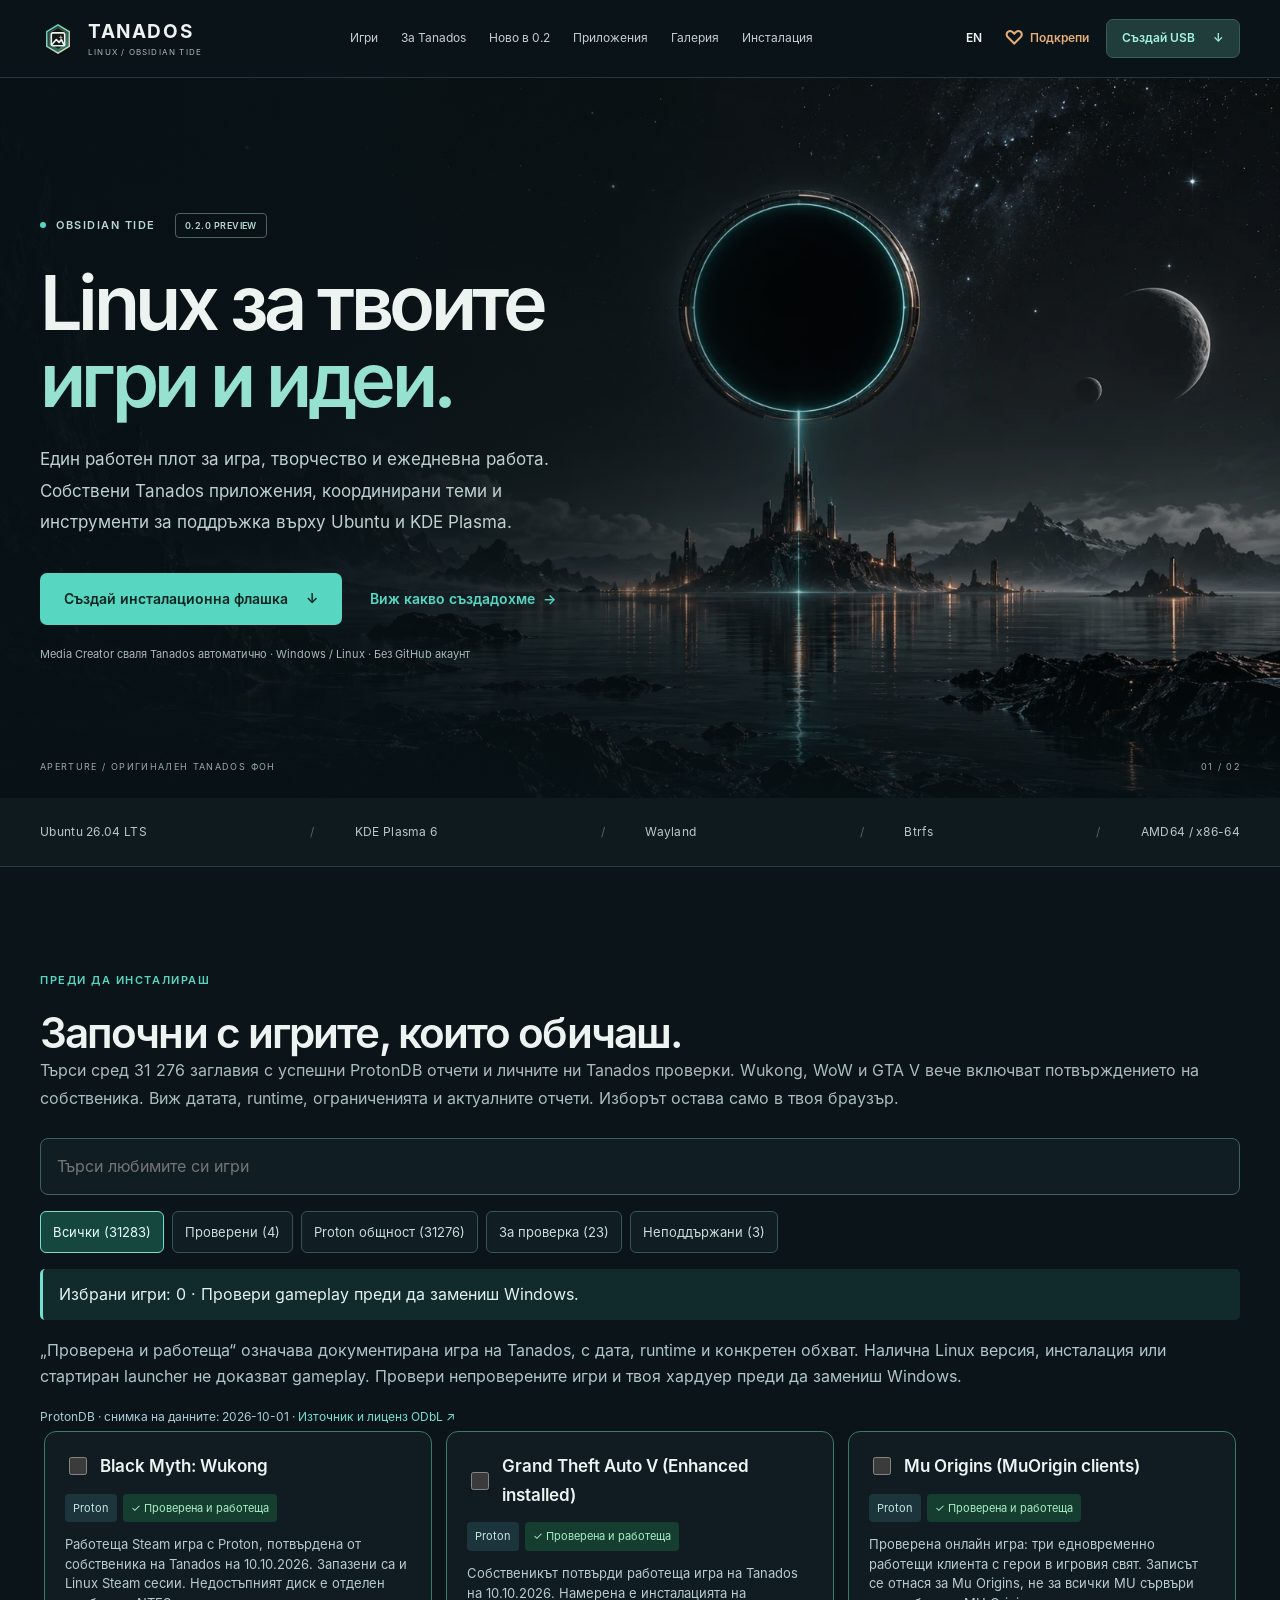
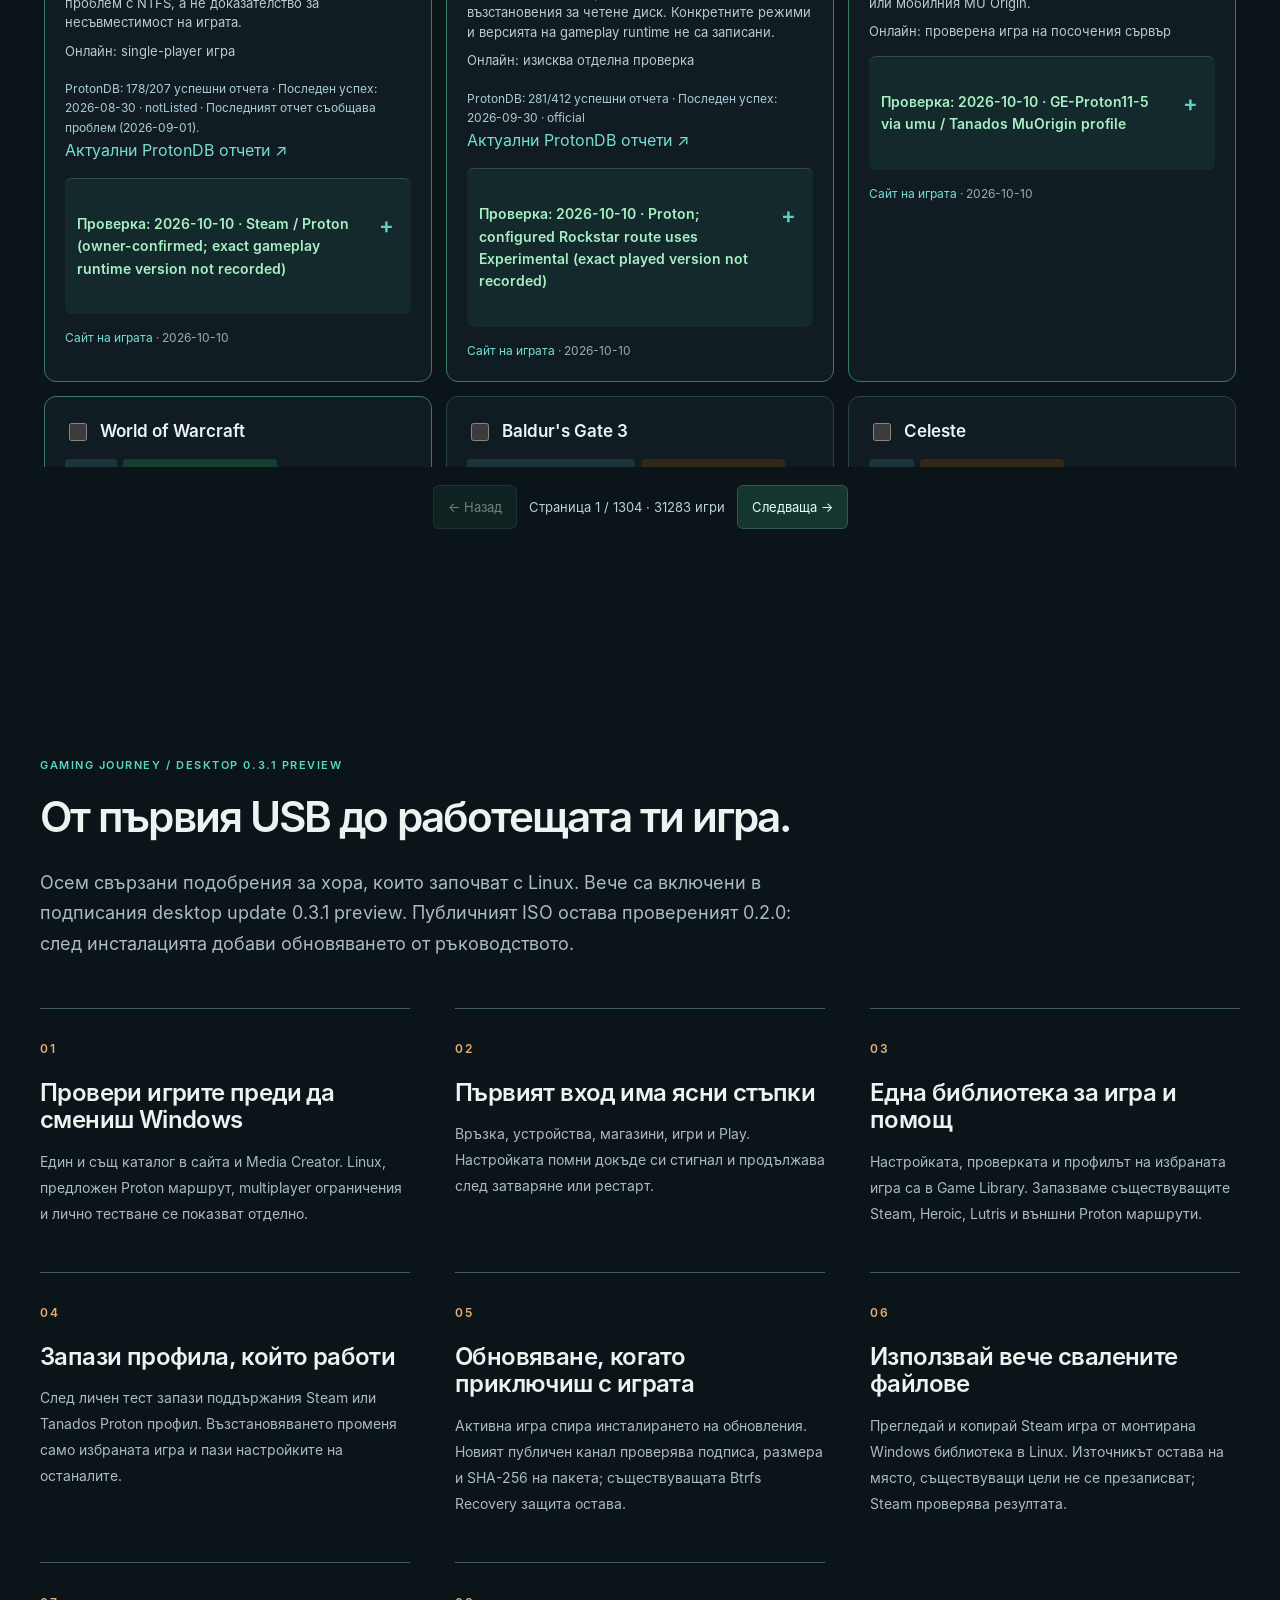
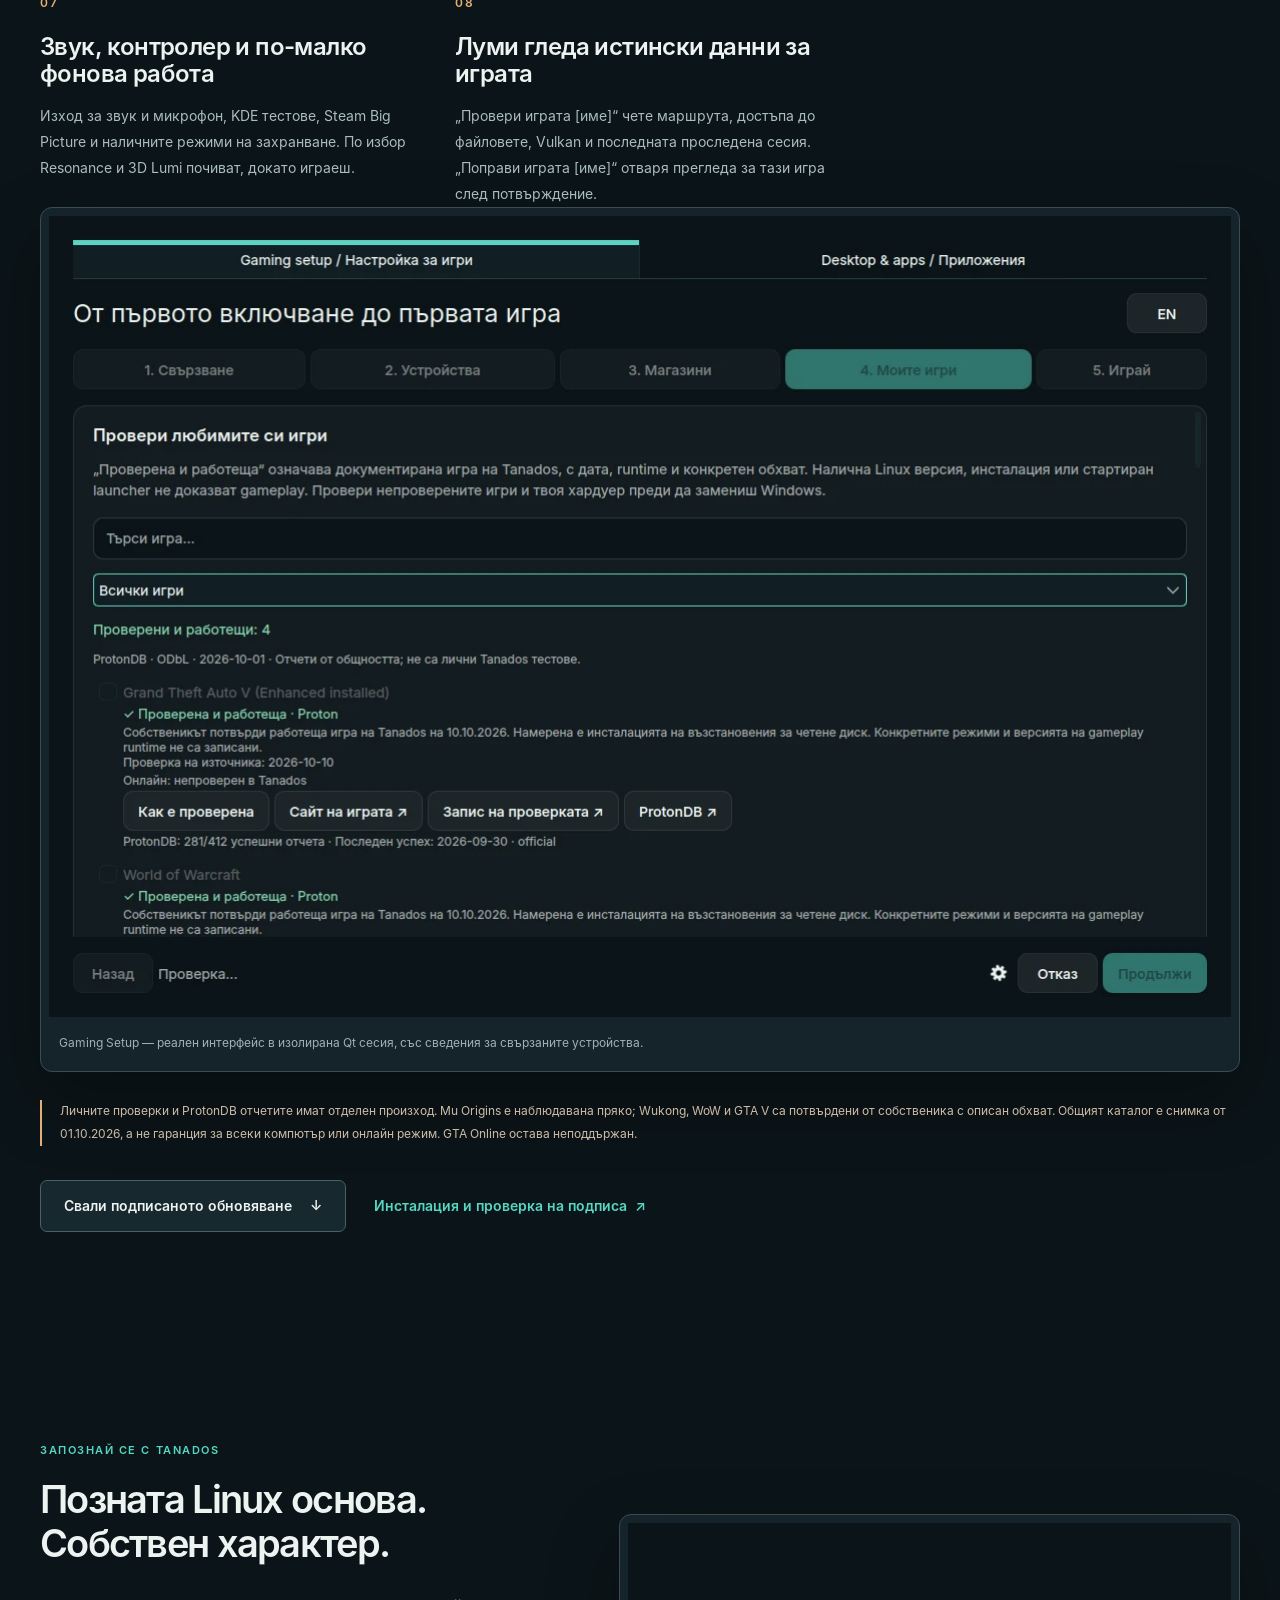
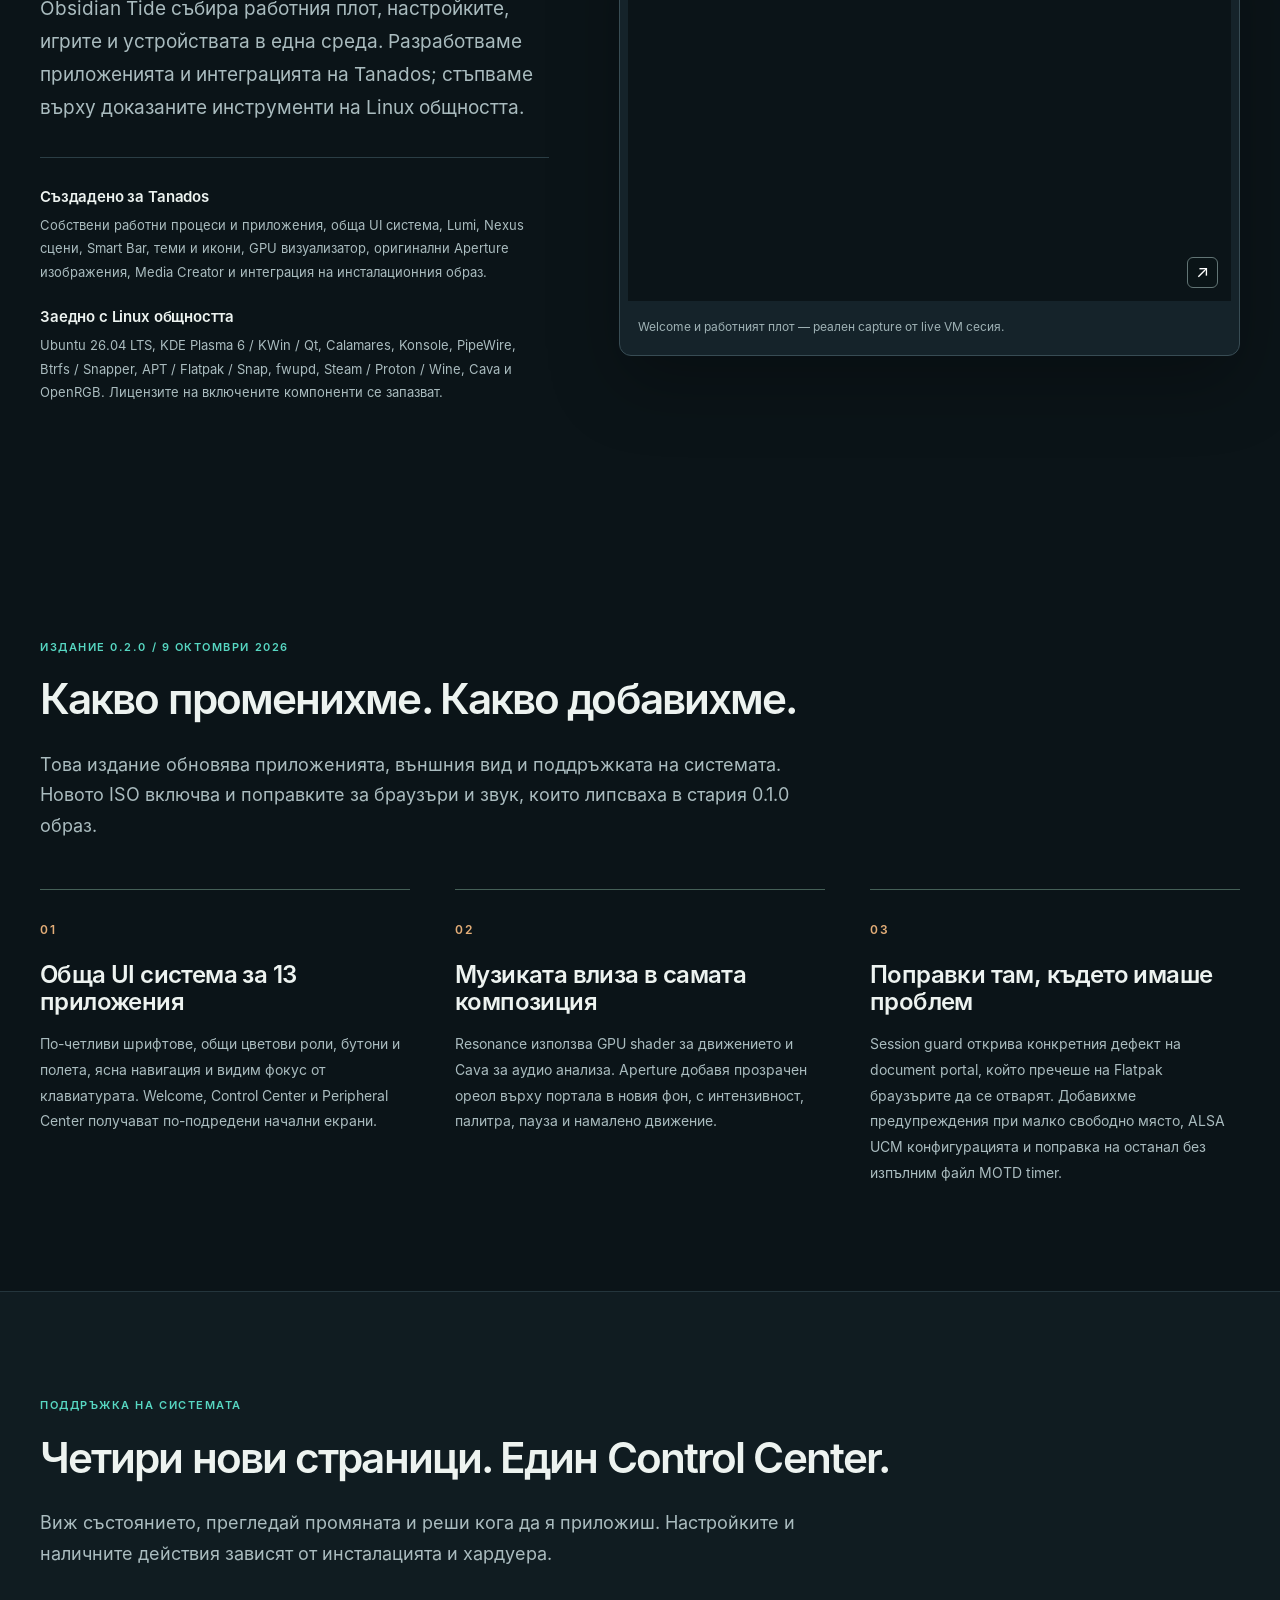
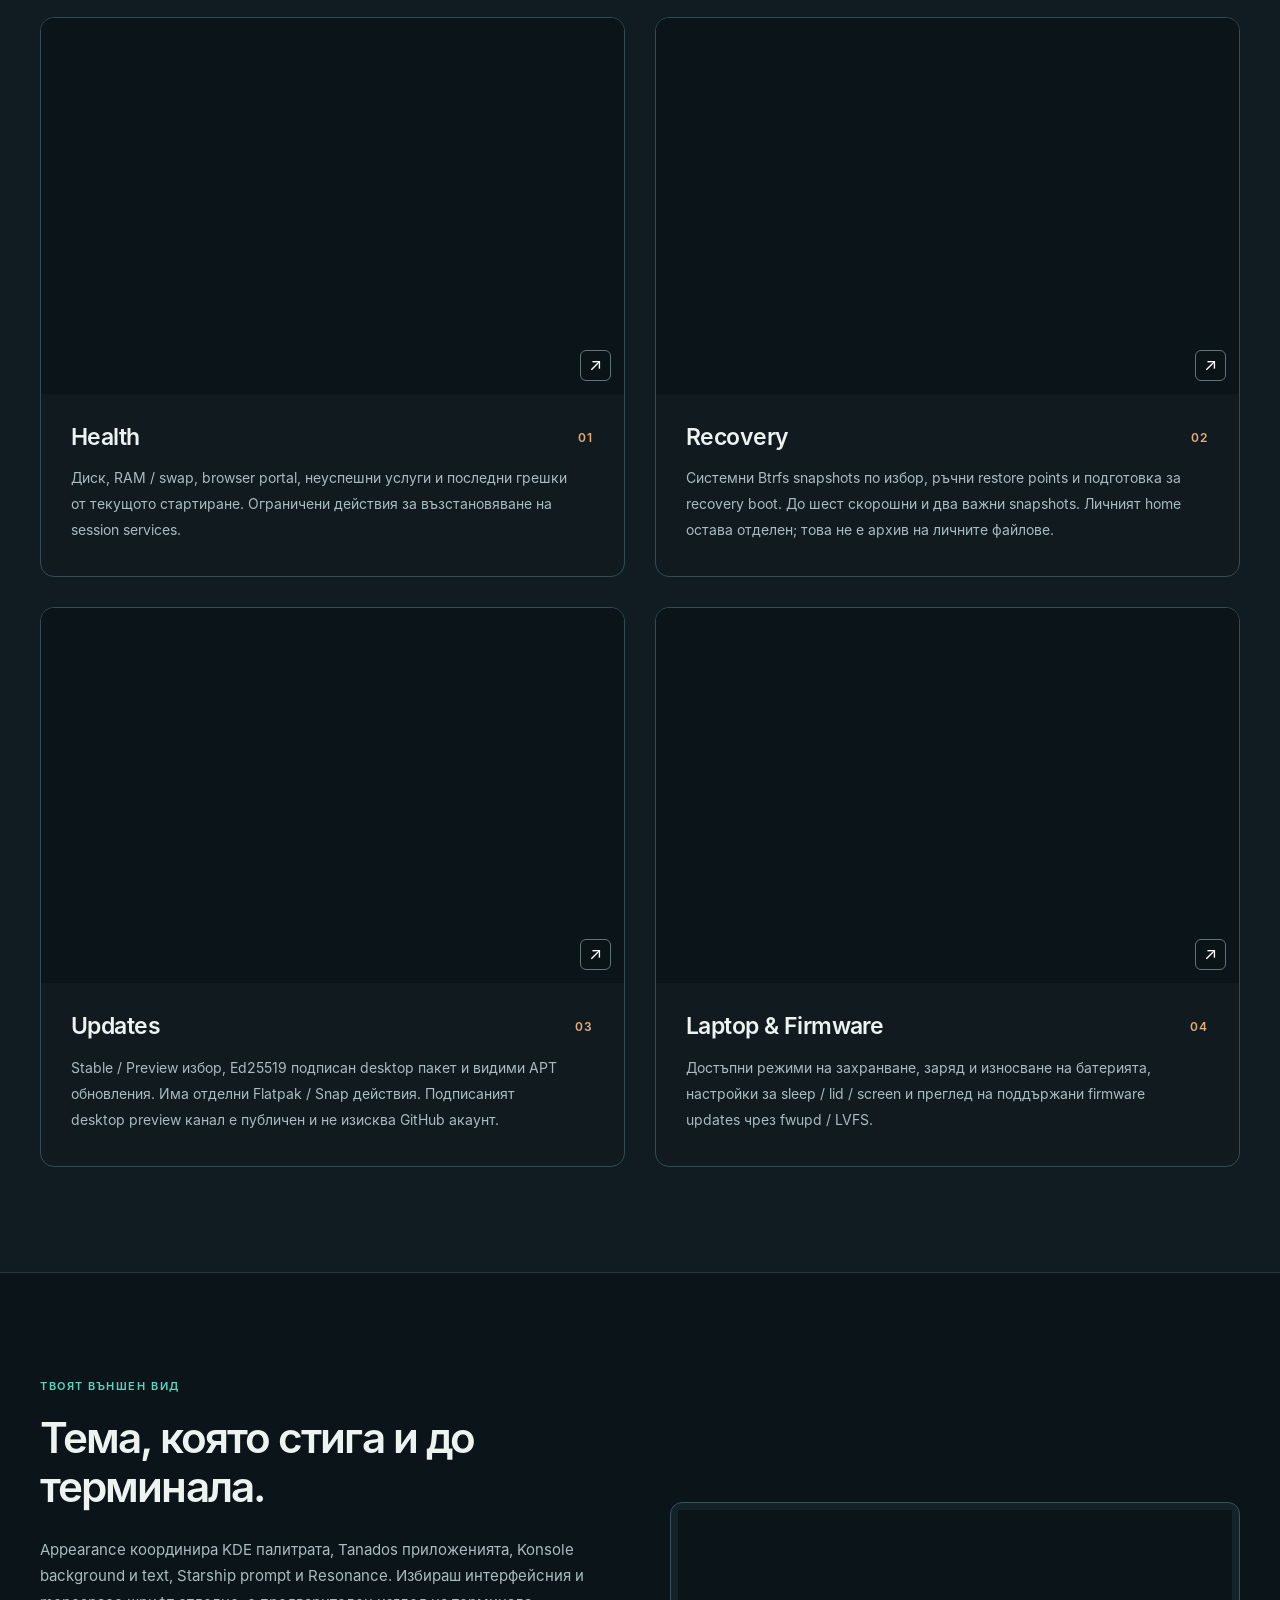
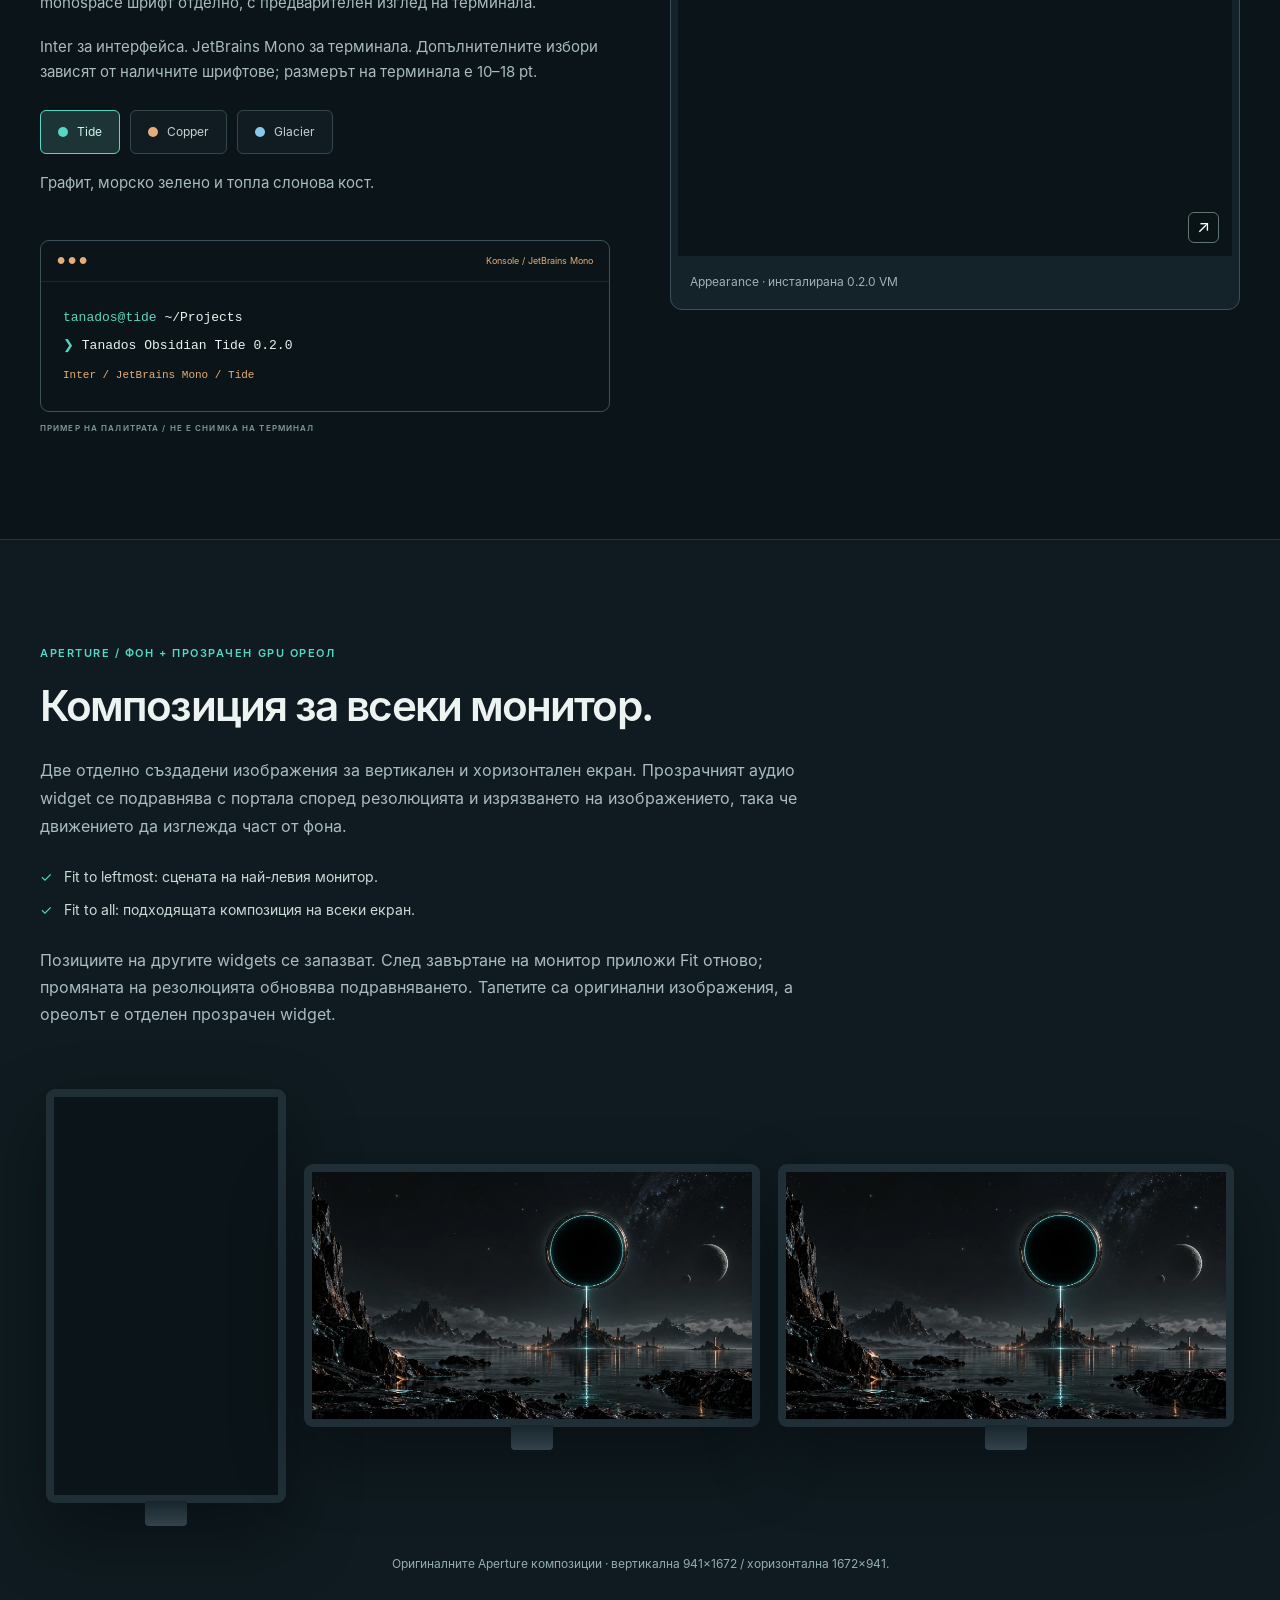
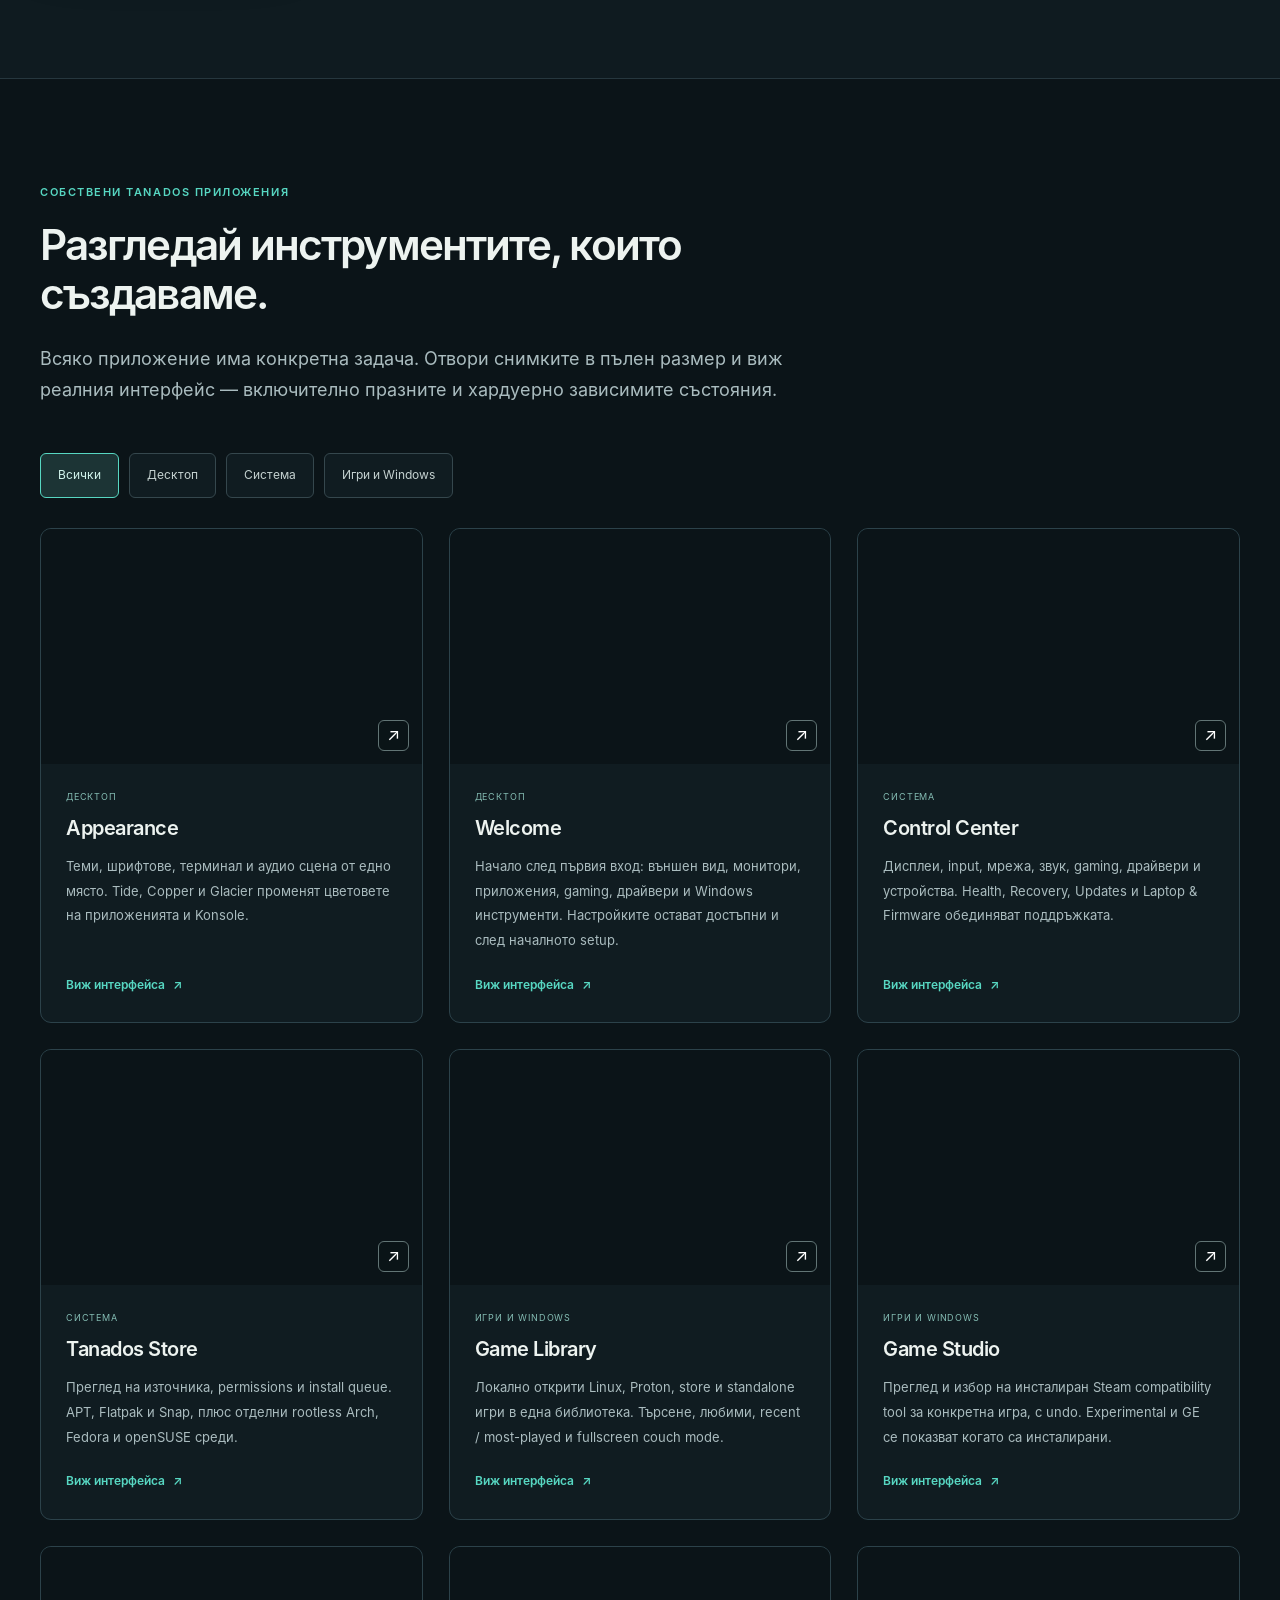
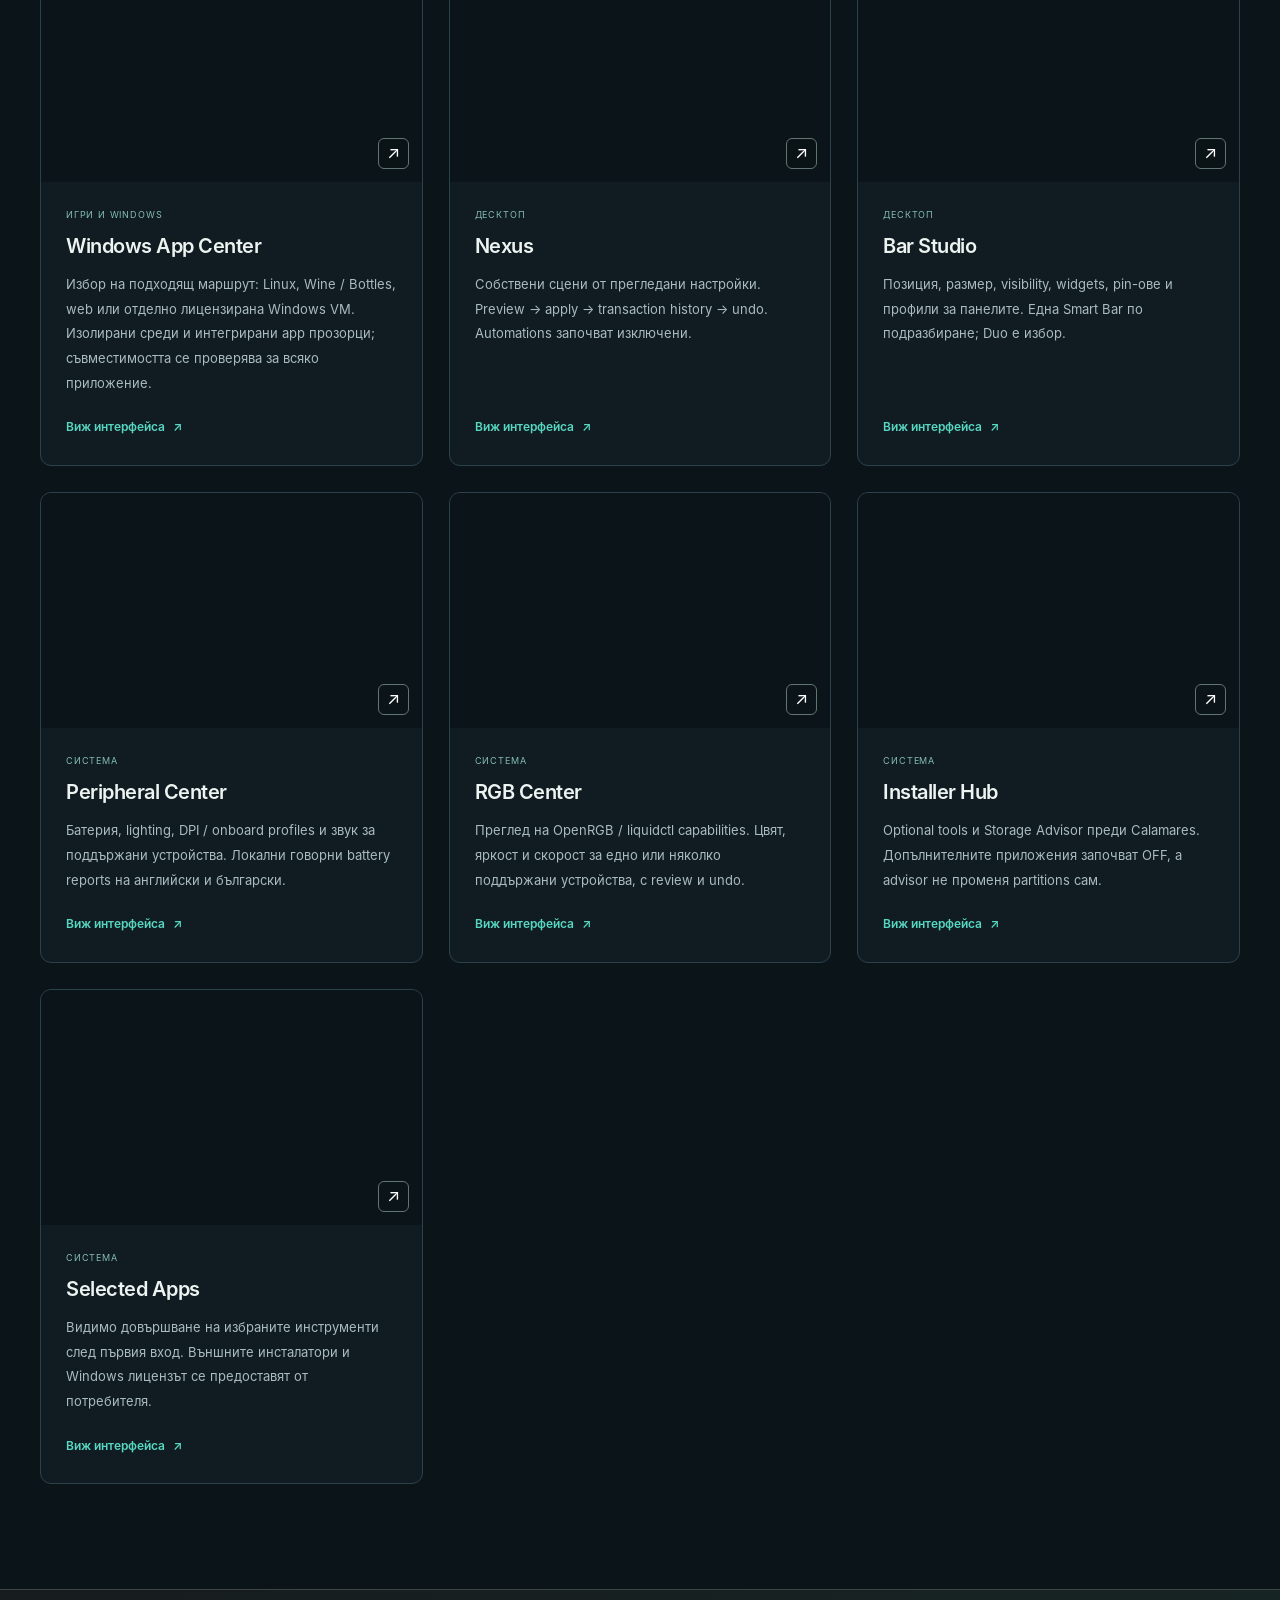
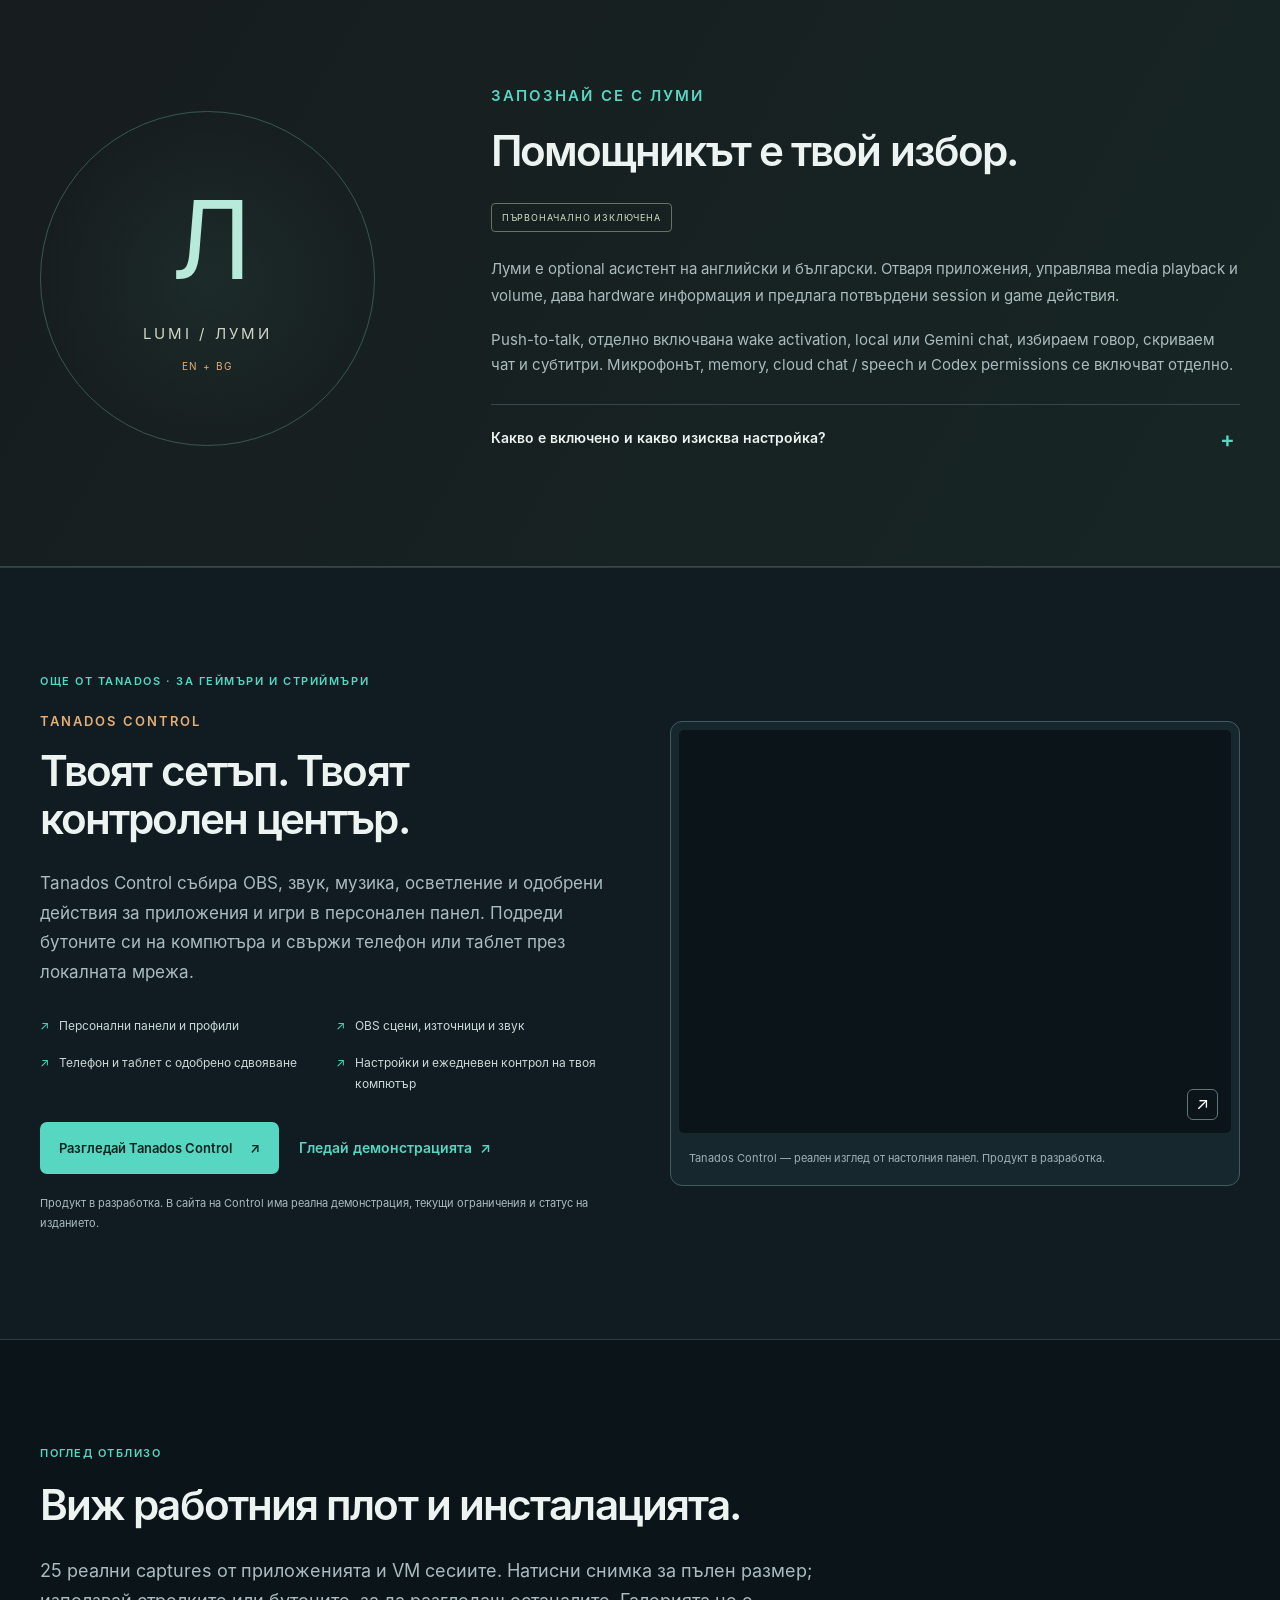
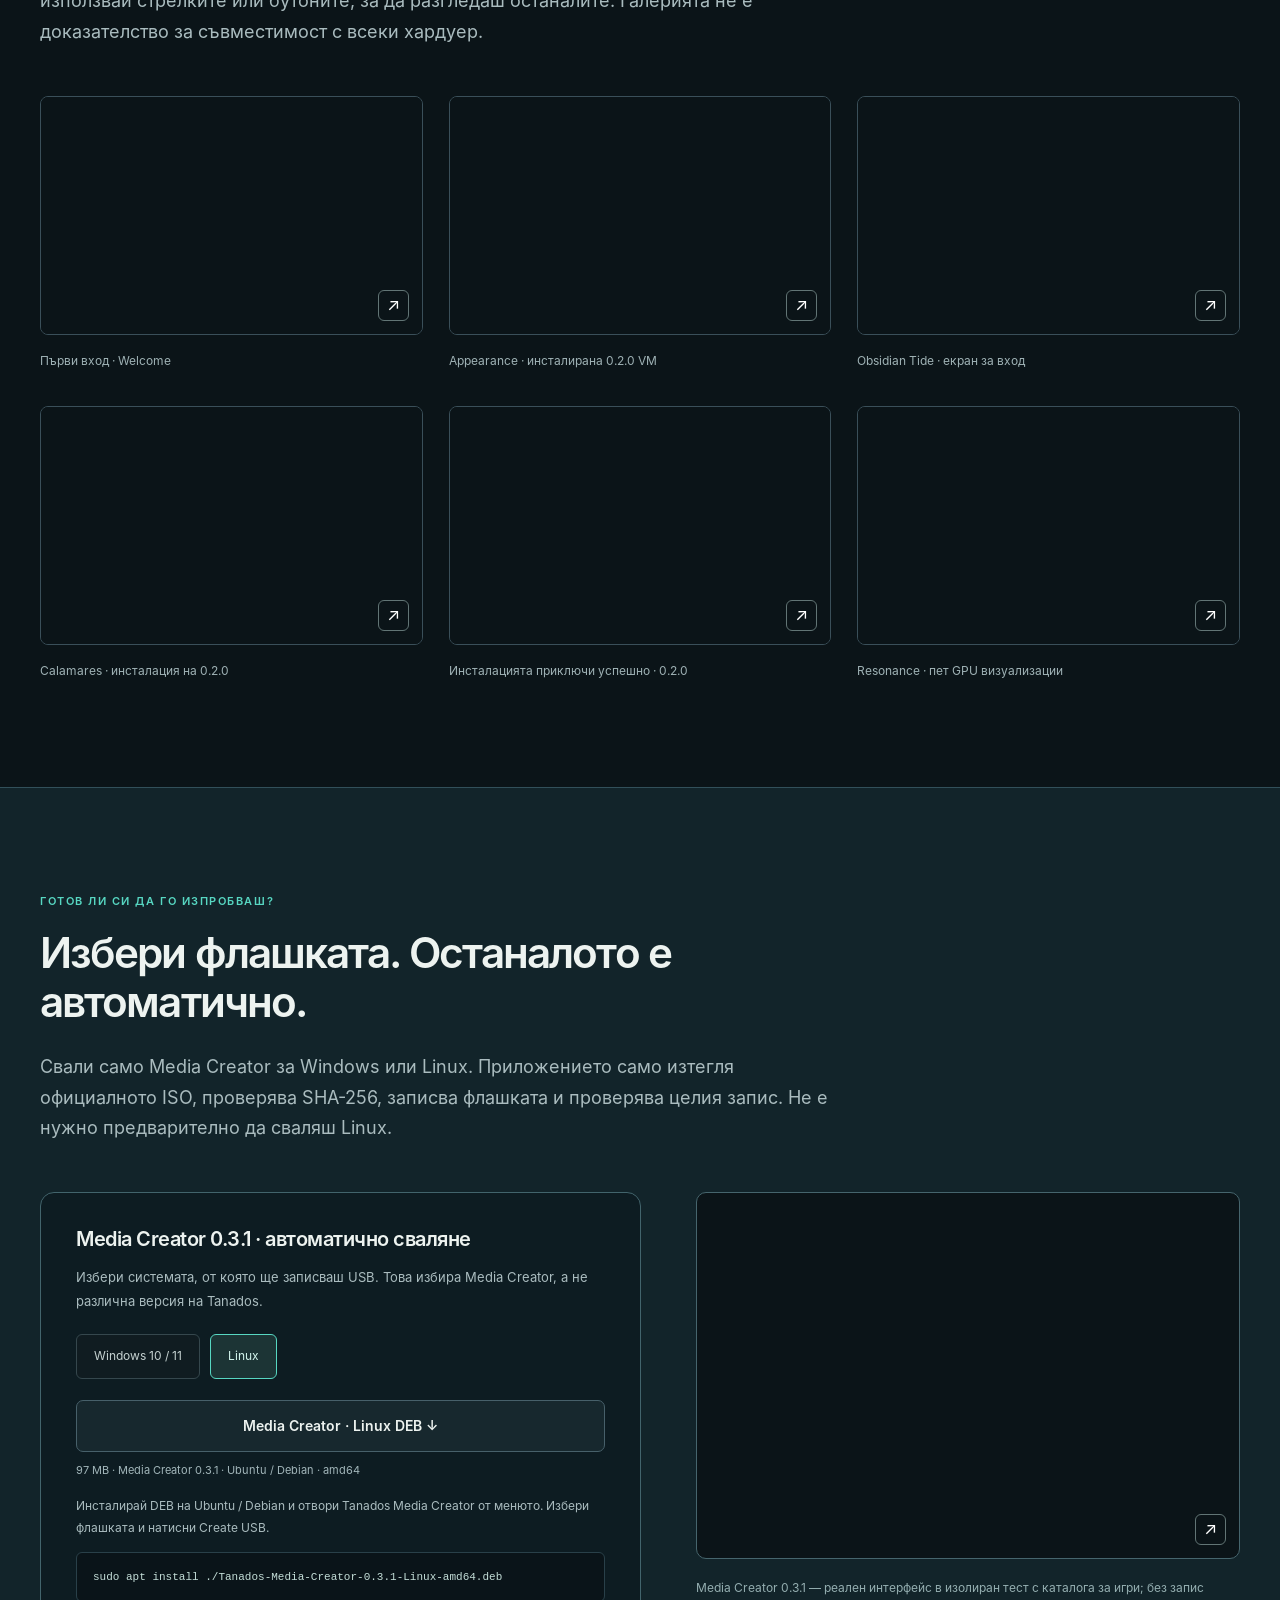
<file: index.html>
<!doctype html>
<html lang="bg"><head><meta charset="utf-8"><meta name="viewport" content="width=device-width,initial-scale=1">
<meta name="description" content="Tanados Obsidian Tide 0.2.0 — Linux за игри, творчество и ежедневна работа. Разгледай приложенията, новите теми и реалните снимки. Свали едно ISO и създай USB от Windows или Linux.">
<meta name="theme-color" content="#0b1418"><meta name="color-scheme" content="dark">
<meta http-equiv="Content-Security-Policy" content="default-src 'self'; script-src 'self'; style-src 'self'; img-src 'self' data:; font-src 'self'; connect-src 'self'; object-src 'none'; base-uri 'self'; form-action 'none'">
<meta property="og:type" content="website"><meta property="og:title" content="Tanados Linux — Obsidian Tide 0.2.0"><meta property="og:description" content="Original apps. Coordinated themes. One Linux desktop. Download one complete ISO."><meta property="og:image" content="https://helldragonpz.github.io/TanadosLinux-Downloads/assets/tide.webp">
<link rel="canonical" href="https://helldragonpz.github.io/TanadosLinux-Downloads/">
<title>Tanados Linux — Obsidian Tide 0.2.0</title><link rel="icon" href="assets/mark.svg" type="image/svg+xml"><link rel="stylesheet" href="style.css"><link rel="stylesheet" href="compatibility.css?v=0.3.1"><script src="compatibility.js?v=0.3.1" defer></script><script src="app.js?v=0.3.1-expedition" defer></script></head><body data-page="index">
<a class="skip" href="#main"><span data-i18n="skip">Към съдържанието</span></a><header class="site-header"><div class="wrap header-inner">
<a class="brand" href="./" aria-label="Tanados Linux"><img src="assets/mark.svg" alt="" width="36" height="36"><span>TANADOS<small>LINUX / OBSIDIAN TIDE</small></span></a>
<nav class="desktop-nav" aria-label="Main navigation"><a href="#games" data-i18n="gaming.nav">Игри</a><a href="#about"><span data-i18n="nav.about">За Tanados</span></a><a href="#new"><span data-i18n="nav.new">Ново в 0.2</span></a><a href="#apps"><span data-i18n="nav.apps">Приложения</span></a><a href="#gallery"><span data-i18n="nav.gallery">Галерия</span></a><a href="install.html" data-guide-link><span data-i18n="nav.install">Инсталация</span></a></nav>
<div class="header-actions"><button id="language" class="language" type="button" aria-label="Switch to English">EN</button><a class="header-support" href="https://ko-fi.com/T3O328ITLI" target="_blank" rel="noopener noreferrer"><span aria-hidden="true">♡</span> <span data-i18n="support.nav">Подкрепи</span></a><a class="button header-download" href="#download"><span data-i18n="nav.download">Създай USB</span> <span aria-hidden="true">↓</span></a>
<details class="mobile-nav"><summary><span data-i18n="menu">Меню</span></summary><nav aria-label="Mobile navigation"><a href="#about"><span data-i18n="nav.about">За Tanados</span></a><a href="#new"><span data-i18n="nav.new">Ново в 0.2</span></a><a href="#apps"><span data-i18n="nav.apps">Приложения</span></a><a href="#gallery"><span data-i18n="nav.gallery">Галерия</span></a><a href="#download"><span data-i18n="nav.download">Създай USB</span></a><a href="install.html" data-guide-link><span data-i18n="nav.install">Инсталация</span></a></nav></details></div></div></header><main id="main">
<section class="hero"><img class="hero-background" src="assets/tide.webp" alt="" width="1672" height="941" fetchpriority="high"><div class="wrap hero-content"><p class="eyebrow"><span class="status-dot"></span> OBSIDIAN TIDE <span class="release-pill">0.2.0 PREVIEW</span></p><h1><span data-i18n="hero.line1">Linux за твоите</span><br><em><span data-i18n="hero.line2">игри и идеи.</span></em></h1><p class="hero-description"><span data-i18n="hero.body">Един работен плот за игра, творчество и ежедневна работа. Собствени Tanados приложения, координирани теми и инструменти за поддръжка върху Ubuntu и KDE Plasma.</span></p><div class="hero-actions"><a class="button primary" href="#download"><span data-i18n="hero.download">Създай инсталационна флашка</span> ↓</a><a class="text-link" href="#new"><span data-i18n="hero.explore">Виж какво създадохме</span> →</a></div><p class="hero-note"><span data-i18n="hero.note">Media Creator сваля Tanados автоматично · Windows / Linux · Без GitHub акаунт</span></p></div><div class="wrap hero-caption"><span data-i18n="hero.art">APERTURE / ОРИГИНАЛЕН TANADOS ФОН</span><span>01 / 02</span></div></section>
<div class="foundation"><div class="wrap"><span>Ubuntu 26.04 LTS</span><span>KDE Plasma 6</span><span>Wayland</span><span>Btrfs</span><span>AMD64 / x86-64</span></div></div>
<section class="section wrap" id="games"><div class="section-heading"><p class="eyebrow" data-i18n="gaming.label">ПРЕДИ ДА ИНСТАЛИРАШ</p><h2 data-i18n="gaming.title">Започни с игрите, които обичаш.</h2><p data-i18n="gaming.body">Търси сред 31 276 заглавия с успешни ProtonDB отчети и личните ни Tanados проверки. Wukong, WoW и GTA V вече включват потвърждението на собственика. Виж датата, runtime, ограниченията и актуалните отчети. Изборът остава само в твоя браузър.</p></div><div id="game-compatibility" aria-live="polite" data-i18n="gaming.loading">Зареждане на каталога…</div></section><section class="section wrap" id="gaming-journey"><div class="section-heading"><p class="eyebrow"><span data-i18n="journey.label">GAMING JOURNEY / DESKTOP 0.3.1 PREVIEW</span></p><h2><span data-i18n="journey.title">От първия USB до работещата ти игра.</span></h2></div><p class="section-intro"><span data-i18n="journey.body">Осем свързани подобрения за хора, които започват с Linux. Вече са включени в подписания desktop update 0.3.1 preview. Публичният ISO остава провереният 0.2.0: след инсталацията добави обновяването от ръководството.</span></p><div class="release-changes"><article><span class="index">01</span><h3><span data-i18n="journey.1.title">Провери игрите преди да смениш Windows</span></h3><p><span data-i18n="journey.1.body">Един и същ каталог в сайта и Media Creator. Linux, предложен Proton маршрут, multiplayer ограничения и лично тестване се показват отделно.</span></p></article><article><span class="index">02</span><h3><span data-i18n="journey.2.title">Първият вход има ясни стъпки</span></h3><p><span data-i18n="journey.2.body">Връзка, устройства, магазини, игри и Play. Настройката помни докъде си стигнал и продължава след затваряне или рестарт.</span></p></article><article><span class="index">03</span><h3><span data-i18n="journey.3.title">Една библиотека за игра и помощ</span></h3><p><span data-i18n="journey.3.body">Настройката, проверката и профилът на избраната игра са в Game Library. Запазваме съществуващите Steam, Heroic, Lutris и външни Proton маршрути.</span></p></article><article><span class="index">04</span><h3><span data-i18n="journey.4.title">Запази профила, който работи</span></h3><p><span data-i18n="journey.4.body">След личен тест запази поддържания Steam или Tanados Proton профил. Възстановяването променя само избраната игра и пази настройките на останалите.</span></p></article><article><span class="index">05</span><h3><span data-i18n="journey.5.title">Обновяване, когато приключиш с играта</span></h3><p><span data-i18n="journey.5.body">Активна игра спира инсталирането на обновления. Новият публичен канал проверява подписа, размера и SHA-256 на пакета; съществуващата Btrfs Recovery защита остава.</span></p></article><article><span class="index">06</span><h3><span data-i18n="journey.6.title">Използвай вече свалените файлове</span></h3><p><span data-i18n="journey.6.body">Прегледай и копирай Steam игра от монтирана Windows библиотека в Linux. Източникът остава на място, съществуващи цели не се презаписват; Steam проверява резултата.</span></p></article><article><span class="index">07</span><h3><span data-i18n="journey.7.title">Звук, контролер и по-малко фонова работа</span></h3><p><span data-i18n="journey.7.body">Изход за звук и микрофон, KDE тестове, Steam Big Picture и наличните режими на захранване. По избор Resonance и 3D Lumi почиват, докато играеш.</span></p></article><article><span class="index">08</span><h3><span data-i18n="journey.8.title">Луми гледа истински данни за играта</span></h3><p><span data-i18n="journey.8.body">„Провери играта [име]“ чете маршрута, достъпа до файловете, Vulkan и последната проследена сесия. „Поправи играта [име]“ отваря прегледа за тази игра след потвърждение.</span></p></article></div><figure class="desktop-frame"><button class="shot" data-shot="screens/gaming-setup.webp" data-caption="journey.capture" type="button"><img src="assets/screens/gaming-setup.webp" width="1180" height="800" alt="Gaming Setup" loading="lazy"></button><figcaption><span data-i18n="journey.capture">Gaming Setup — реален интерфейс в изолирана Qt сесия, със сведения за свързаните устройства.</span></figcaption></figure><p class="notice"><span data-i18n="journey.limits">Личните проверки и ProtonDB отчетите имат отделен произход. Mu Origins е наблюдавана пряко; Wukong, WoW и GTA V са потвърдени от собственика с описан обхват. Общият каталог е снимка от 01.10.2026, а не гаранция за всеки компютър или онлайн режим. GTA Online остава неподдържан.</span></p><div class="hero-actions"><a class="button secondary" href="https://github.com/helldragonpz/TanadosLinux-Downloads/releases/download/v0.3.1-desktop-preview/Tanados-Gaming-Journey-0.3.1-Linux-amd64.tar.gz"><span data-i18n="journey.download">Свали подписаното обновяване</span> ↓</a><a class="text-link" href="https://github.com/helldragonpz/TanadosLinux-Downloads/blob/main/GAMING-JOURNEY.md"><span data-i18n="journey.guide">Инсталация и проверка на подписа</span> ↗</a></div></section>
<section class="section wrap about" id="about"><div class="about-copy"><div class="section-heading"><p class="eyebrow"><span data-i18n="about.label">ЗАПОЗНАЙ СЕ С TANADOS</span></p><h2><span data-i18n="about.title">Позната Linux основа. Собствен характер.</span></h2></div><p class="lead"><span data-i18n="about.body">Obsidian Tide събира работния плот, настройките, игрите и устройствата в една среда. Разработваме приложенията и интеграцията на Tanados; стъпваме върху доказаните инструменти на Linux общността.</span></p><div class="ownership"><h3><span data-i18n="about.originalTitle">Създадено за Tanados</span></h3><p class=""><span data-i18n="about.original">Собствени работни процеси и приложения, обща UI система, Lumi, Nexus сцени, Smart Bar, теми и икони, GPU визуализатор, оригинални Aperture изображения, Media Creator и интеграция на инсталационния образ.</span></p><h3><span data-i18n="about.foundationTitle">Заедно с Linux общността</span></h3><p class=""><span data-i18n="about.foundation">Ubuntu 26.04 LTS, KDE Plasma 6 / KWin / Qt, Calamares, Konsole, PipeWire, Btrfs / Snapper, APT / Flatpak / Snap, fwupd, Steam / Proton / Wine, Cava и OpenRGB. Лицензите на включените компоненти се запазват.</span></p></div></div><figure class="desktop-frame"><a class="shot " href="assets/screens/first-boot.webp" data-shot="screens/first-boot.webp" data-caption="shot.first-boot" aria-label="Първи вход · Welcome"><img src="assets/screens/first-boot.webp" alt="Първи вход · Welcome" data-alt="shot.first-boot" width="1280" height="800" loading="lazy" decoding="async"><span class="shot-open" aria-hidden="true">↗</span></a><figcaption><span data-i18n="about.capture">Welcome и работният плот — реален capture от live VM сесия.</span></figcaption></figure></section>
<section class="section wrap" id="new"><div class="section-heading"><p class="eyebrow"><span data-i18n="new.label">ИЗДАНИЕ 0.2.0 / 9 ОКТОМВРИ 2026</span></p><h2><span data-i18n="new.title">Какво променихме. Какво добавихме.</span></h2></div><p class="section-intro"><span data-i18n="new.body">Това издание обновява приложенията, външния вид и поддръжката на системата. Новото ISO включва и поправките за браузъри и звук, които липсваха в стария 0.1.0 образ.</span></p><div class="release-changes"><article><span class="index">01</span><h3><span data-i18n="new.uiTitle">Обща UI система за 13 приложения</span></h3><p class=""><span data-i18n="new.ui">По-четливи шрифтове, общи цветови роли, бутони и полета, ясна навигация и видим фокус от клавиатурата. Welcome, Control Center и Peripheral Center получават по-подредени начални екрани.</span></p></article><article><span class="index">02</span><h3><span data-i18n="new.audioTitle">Музиката влиза в самата композиция</span></h3><p class=""><span data-i18n="new.audio">Resonance използва GPU shader за движението и Cava за аудио анализа. Aperture добавя прозрачен ореол върху портала в новия фон, с интензивност, палитра, пауза и намалено движение.</span></p></article><article><span class="index">03</span><h3><span data-i18n="new.fixesTitle">Поправки там, където имаше проблем</span></h3><p class=""><span data-i18n="new.fixes">Session guard открива конкретния дефект на document portal, който пречеше на Flatpak браузърите да се отварят. Добавихме предупреждения при малко свободно място, ALSA UCM конфигурацията и поправка на останал без изпълним файл MOTD timer.</span></p></article></div></section>
<section class="section system-section" id="system"><div class="wrap"><div class="section-heading"><p class="eyebrow"><span data-i18n="system.label">ПОДДРЪЖКА НА СИСТЕМАТА</span></p><h2><span data-i18n="system.title">Четири нови страници. Един Control Center.</span></h2></div><p class="section-intro"><span data-i18n="system.body">Виж състоянието, прегледай промяната и реши кога да я приложиш. Настройките и наличните действия зависят от инсталацията и хардуера.</span></p><div class="system-grid"><article class="system-card"><a class="shot " href="assets/screens/health.webp" data-shot="screens/health.webp" data-caption="shot.health" aria-label="Health — реален интерфейс на Control Center."><img src="assets/screens/health.webp" alt="Health — реален интерфейс на Control Center." data-alt="shot.health" width="1180" height="760" loading="lazy" decoding="async"><span class="shot-open" aria-hidden="true">↗</span></a><div class="system-copy"><span class="index">01</span><h3>Health</h3><p class=""><span data-i18n="system.health">Диск, RAM / swap, browser portal, неуспешни услуги и последни грешки от текущото стартиране. Ограничени действия за възстановяване на session services.</span></p></div></article><article class="system-card"><a class="shot " href="assets/screens/recovery.webp" data-shot="screens/recovery.webp" data-caption="shot.recovery" aria-label="Recovery — реален интерфейс на Control Center."><img src="assets/screens/recovery.webp" alt="Recovery — реален интерфейс на Control Center." data-alt="shot.recovery" width="1180" height="760" loading="lazy" decoding="async"><span class="shot-open" aria-hidden="true">↗</span></a><div class="system-copy"><span class="index">02</span><h3>Recovery</h3><p class=""><span data-i18n="system.recovery">Системни Btrfs snapshots по избор, ръчни restore points и подготовка за recovery boot. До шест скорошни и два важни snapshots. Личният home остава отделен; това не е архив на личните файлове.</span></p></div></article><article class="system-card"><a class="shot " href="assets/screens/updates.webp" data-shot="screens/updates.webp" data-caption="shot.updates" aria-label="Updates — реален интерфейс на Control Center."><img src="assets/screens/updates.webp" alt="Updates — реален интерфейс на Control Center." data-alt="shot.updates" width="1180" height="760" loading="lazy" decoding="async"><span class="shot-open" aria-hidden="true">↗</span></a><div class="system-copy"><span class="index">03</span><h3>Updates</h3><p class=""><span data-i18n="system.updates">Stable / Preview избор, Ed25519 подписан desktop пакет и видими APT обновления. Има отделни Flatpak / Snap действия. Подписаният desktop preview канал е публичен и не изисква GitHub акаунт.</span></p></div></article><article class="system-card"><a class="shot " href="assets/screens/laptop.webp" data-shot="screens/laptop.webp" data-caption="shot.laptop" aria-label="Laptop &amp; Firmware — реален интерфейс на Control Center."><img src="assets/screens/laptop.webp" alt="Laptop &amp; Firmware — реален интерфейс на Control Center." data-alt="shot.laptop" width="1180" height="760" loading="lazy" decoding="async"><span class="shot-open" aria-hidden="true">↗</span></a><div class="system-copy"><span class="index">04</span><h3>Laptop & Firmware</h3><p class=""><span data-i18n="system.laptop">Достъпни режими на захранване, заряд и износване на батерията, настройки за sleep / lid / screen и преглед на поддържани firmware updates чрез fwupd / LVFS.</span></p></div></article></div></div></section>
<section class="section wrap appearance" id="appearance"><div><div class="section-heading"><p class="eyebrow"><span data-i18n="appearance.label">ТВОЯТ ВЪНШЕН ВИД</span></p><h2><span data-i18n="appearance.title">Тема, която стига и до терминала.</span></h2></div><p class="lead"><span data-i18n="appearance.body">Appearance координира KDE палитрата, Tanados приложенията, Konsole background и text, Starship prompt и Resonance. Избираш интерфейсния и monospace шрифт отделно, с предварителен изглед на терминала.</span></p><p class=""><span data-i18n="appearance.fonts">Inter за интерфейса. JetBrains Mono за терминала. Допълнителните избори зависят от наличните шрифтове; размерът на терминала е 10–18 pt.</span></p><div class="palette-picker" role="group" aria-label="Palette preview"><button class="selected" type="button" data-palette="tide" aria-pressed="true"><i class="swatch tide"></i>Tide</button><button type="button" data-palette="copper" aria-pressed="false"><i class="swatch copper"></i>Copper</button><button type="button" data-palette="glacier" aria-pressed="false"><i class="swatch glacier"></i>Glacier</button></div><p id="palette-description"><span data-i18n="appearance.tide">Графит, морско зелено и топла слонова кост.</span></p><div class="terminal-demo" data-palette="tide"><div class="terminal-bar"><span>● ● ●</span><span>Konsole / JetBrains Mono</span></div><div class="terminal-body"><span class="terminal-user">tanados@tide</span> <span>~/Projects</span><br><span class="terminal-prompt">❯</span> <span class="terminal-text">Tanados Obsidian Tide 0.2.0</span><br><span class="terminal-note">Inter / JetBrains Mono / <span id="terminal-theme">Tide</span></span></div></div><p class="tiny-label"><span data-i18n="appearance.demo">ПРИМЕР НА ПАЛИТРАТА / НЕ Е СНИМКА НА ТЕРМИНАЛ</span></p></div><figure><a class="shot " href="assets/screens/installed-appearance.webp" data-shot="screens/installed-appearance.webp" data-caption="shot.installed-appearance" aria-label="Appearance · инсталирана 0.2.0 VM"><img src="assets/screens/installed-appearance.webp" alt="Appearance · инсталирана 0.2.0 VM" data-alt="shot.installed-appearance" width="1280" height="800" loading="lazy" decoding="async"><span class="shot-open" aria-hidden="true">↗</span></a><figcaption><span data-i18n="shot.installed-appearance">Appearance · инсталирана 0.2.0 VM</span></figcaption></figure></section>
<section class="section monitor-section" id="monitors"><div class="wrap"><div class="monitor-copy"><div class="section-heading"><p class="eyebrow"><span data-i18n="monitors.label">APERTURE / ФОН + ПРОЗРАЧЕН GPU ОРЕОЛ</span></p><h2><span data-i18n="monitors.title">Композиция за всеки монитор.</span></h2></div><p class="lead"><span data-i18n="monitors.body">Две отделно създадени изображения за вертикален и хоризонтален екран. Прозрачният аудио widget се подравнява с портала според резолюцията и изрязването на изображението, така че движението да изглежда част от фона.</span></p><ul class="check-list"><li><span data-i18n="monitors.left">Fit to leftmost: сцената на най-левия монитор.</span></li><li><span data-i18n="monitors.all">Fit to all: подходящата композиция на всеки екран.</span></li></ul><p class=""><span data-i18n="monitors.note">Позициите на другите widgets се запазват. След завъртане на монитор приложи Fit отново; промяната на резолюцията обновява подравняването. Тапетите са оригинални изображения, а ореолът е отделен прозрачен widget.</span></p></div><div class="monitor-composition"><div class="monitor portrait"><a class="shot " href="assets/aperture-portrait.webp" data-shot="aperture-portrait.webp" data-caption="shot.aperture-portrait" aria-label="Aperture — оригинално вертикално изображение, не screenshot."><img src="assets/aperture-portrait.webp" alt="Aperture — оригинално вертикално изображение, не screenshot." data-alt="shot.aperture-portrait" width="941" height="1672" loading="lazy" decoding="async"><span class="shot-open" aria-hidden="true">↗</span></a></div><div class="monitor landscape"><a class="shot " href="assets/tide.webp" data-shot="tide.webp" data-caption="shot.aperture-wide" aria-label="Aperture — оригинално хоризонтално изображение, не screenshot."><img src="assets/tide.webp" alt="Aperture — оригинално хоризонтално изображение, не screenshot." data-alt="shot.aperture-wide" width="1672" height="941" loading="lazy" decoding="async"><span class="shot-open" aria-hidden="true">↗</span></a></div><div class="monitor landscape monitor-third"><a class="shot " href="assets/tide.webp" data-shot="tide.webp" data-caption="shot.aperture-wide" aria-label="Aperture — оригинално хоризонтално изображение, не screenshot."><img src="assets/tide.webp" alt="Aperture — оригинално хоризонтално изображение, не screenshot." data-alt="shot.aperture-wide" width="1672" height="941" loading="lazy" decoding="async"><span class="shot-open" aria-hidden="true">↗</span></a></div></div><p class="image-note"><span data-i18n="monitors.art">Оригиналните Aperture композиции · вертикална 941×1672 / хоризонтална 1672×941.</span></p></div></section>
<section class="section wrap" id="apps"><div class="section-heading"><p class="eyebrow"><span data-i18n="apps.label">СОБСТВЕНИ TANADOS ПРИЛОЖЕНИЯ</span></p><h2><span data-i18n="apps.title">Разгледай инструментите, които създаваме.</span></h2></div><p class="section-intro"><span data-i18n="apps.body">Всяко приложение има конкретна задача. Отвори снимките в пълен размер и виж реалния интерфейс — включително празните и хардуерно зависимите състояния.</span></p><div class="app-filters" role="group" aria-label="Application categories"><button type="button" data-filter="all" aria-pressed="true" class="selected"><span data-i18n="filter.all">Всички</span></button><button type="button" data-filter="desktop" aria-pressed="false" class=""><span data-i18n="filter.desktop">Десктоп</span></button><button type="button" data-filter="system" aria-pressed="false" class=""><span data-i18n="filter.system">Система</span></button><button type="button" data-filter="play" aria-pressed="false" class=""><span data-i18n="filter.play">Игри и Windows</span></button></div><div class="apps-grid"><article class="app-card" data-category="desktop"><a class="shot " href="assets/screens/appearance.webp" data-shot="screens/appearance.webp" data-caption="shot.appearance" aria-label="Appearance — реален интерфейс на Tanados; съдържанието и устройствата зависят от конкретната система."><img src="assets/screens/appearance.webp" alt="Appearance — реален интерфейс на Tanados; съдържанието и устройствата зависят от конкретната система." data-alt="shot.appearance" width="1100" height="810" loading="lazy" decoding="async"><span class="shot-open" aria-hidden="true">↗</span></a><div class="app-copy"><span class="category"><span data-i18n="filter.desktop">Десктоп</span></span><h3>Appearance</h3><p class=""><span data-i18n="app.appearance">Теми, шрифтове, терминал и аудио сцена от едно място. Tide, Copper и Glacier променят цветовете на приложенията и Konsole.</span></p><button class="text-link app-open" type="button" data-open-shot="screens/appearance.webp"><span data-i18n="view">Виж интерфейса</span> ↗</button></div></article><article class="app-card" data-category="desktop"><a class="shot " href="assets/screens/welcome.webp" data-shot="screens/welcome.webp" data-caption="shot.welcome" aria-label="Welcome — реален интерфейс на Tanados; съдържанието и устройствата зависят от конкретната система."><img src="assets/screens/welcome.webp" alt="Welcome — реален интерфейс на Tanados; съдържанието и устройствата зависят от конкретната система." data-alt="shot.welcome" width="1180" height="800" loading="lazy" decoding="async"><span class="shot-open" aria-hidden="true">↗</span></a><div class="app-copy"><span class="category"><span data-i18n="filter.desktop">Десктоп</span></span><h3>Welcome</h3><p class=""><span data-i18n="app.welcome">Начало след първия вход: външен вид, монитори, приложения, gaming, драйвери и Windows инструменти. Настройките остават достъпни и след началното setup.</span></p><button class="text-link app-open" type="button" data-open-shot="screens/welcome.webp"><span data-i18n="view">Виж интерфейса</span> ↗</button></div></article><article class="app-card" data-category="system"><a class="shot " href="assets/screens/control-center.webp" data-shot="screens/control-center.webp" data-caption="shot.control-center" aria-label="Control Center — реален интерфейс на Tanados; съдържанието и устройствата зависят от конкретната система."><img src="assets/screens/control-center.webp" alt="Control Center — реален интерфейс на Tanados; съдържанието и устройствата зависят от конкретната система." data-alt="shot.control-center" width="1180" height="760" loading="lazy" decoding="async"><span class="shot-open" aria-hidden="true">↗</span></a><div class="app-copy"><span class="category"><span data-i18n="filter.system">Система</span></span><h3>Control Center</h3><p class=""><span data-i18n="app.control-center">Дисплеи, input, мрежа, звук, gaming, драйвери и устройства. Health, Recovery, Updates и Laptop &amp; Firmware обединяват поддръжката.</span></p><button class="text-link app-open" type="button" data-open-shot="screens/control-center.webp"><span data-i18n="view">Виж интерфейса</span> ↗</button></div></article><article class="app-card" data-category="system"><a class="shot " href="assets/screens/store.webp" data-shot="screens/store.webp" data-caption="shot.store" aria-label="Tanados Store — реален интерфейс на Tanados; съдържанието и устройствата зависят от конкретната система."><img src="assets/screens/store.webp" alt="Tanados Store — реален интерфейс на Tanados; съдържанието и устройствата зависят от конкретната система." data-alt="shot.store" width="1320" height="840" loading="lazy" decoding="async"><span class="shot-open" aria-hidden="true">↗</span></a><div class="app-copy"><span class="category"><span data-i18n="filter.system">Система</span></span><h3>Tanados Store</h3><p class=""><span data-i18n="app.store">Преглед на източника, permissions и install queue. APT, Flatpak и Snap, плюс отделни rootless Arch, Fedora и openSUSE среди.</span></p><button class="text-link app-open" type="button" data-open-shot="screens/store.webp"><span data-i18n="view">Виж интерфейса</span> ↗</button></div></article><article class="app-card" data-category="play"><a class="shot " href="assets/screens/game-library.webp" data-shot="screens/game-library.webp" data-caption="shot.game-library" aria-label="Game Library — Wukong е потвърден от собственика; достъпът до неговия NTFS диск се отчита отделно от съвместимостта."><img src="assets/screens/game-library.webp" alt="Game Library — Wukong е потвърден от собственика; достъпът до неговия NTFS диск се отчита отделно от съвместимостта." data-alt="shot.game-library" width="1400" height="860" loading="lazy" decoding="async"><span class="shot-open" aria-hidden="true">↗</span></a><div class="app-copy"><span class="category"><span data-i18n="filter.play">Игри и Windows</span></span><h3>Game Library</h3><p class=""><span data-i18n="app.game-library">Локално открити Linux, Proton, store и standalone игри в една библиотека. Търсене, любими, recent / most-played и fullscreen couch mode.</span></p><button class="text-link app-open" type="button" data-open-shot="screens/game-library.webp"><span data-i18n="view">Виж интерфейса</span> ↗</button></div></article><article class="app-card" data-category="play"><a class="shot " href="assets/screens/game-studio.webp" data-shot="screens/game-studio.webp" data-caption="shot.game-studio" aria-label="Game Studio — реален интерфейс на Tanados; съдържанието и устройствата зависят от конкретната система."><img src="assets/screens/game-studio.webp" alt="Game Studio — реален интерфейс на Tanados; съдържанието и устройствата зависят от конкретната система." data-alt="shot.game-studio" width="1180" height="760" loading="lazy" decoding="async"><span class="shot-open" aria-hidden="true">↗</span></a><div class="app-copy"><span class="category"><span data-i18n="filter.play">Игри и Windows</span></span><h3>Game Studio</h3><p class=""><span data-i18n="app.game-studio">Преглед и избор на инсталиран Steam compatibility tool за конкретна игра, с undo. Experimental и GE се показват когато са инсталирани.</span></p><button class="text-link app-open" type="button" data-open-shot="screens/game-studio.webp"><span data-i18n="view">Виж интерфейса</span> ↗</button></div></article><article class="app-card" data-category="play"><a class="shot " href="assets/screens/windows.webp" data-shot="screens/windows.webp" data-caption="shot.windows" aria-label="Windows App Center — реален интерфейс на Tanados; съдържанието и устройствата зависят от конкретната система."><img src="assets/screens/windows.webp" alt="Windows App Center — реален интерфейс на Tanados; съдържанието и устройствата зависят от конкретната система." data-alt="shot.windows" width="1180" height="760" loading="lazy" decoding="async"><span class="shot-open" aria-hidden="true">↗</span></a><div class="app-copy"><span class="category"><span data-i18n="filter.play">Игри и Windows</span></span><h3>Windows App Center</h3><p class=""><span data-i18n="app.windows">Избор на подходящ маршрут: Linux, Wine / Bottles, web или отделно лицензирана Windows VM. Изолирани среди и интегрирани app прозорци; съвместимостта се проверява за всяко приложение.</span></p><button class="text-link app-open" type="button" data-open-shot="screens/windows.webp"><span data-i18n="view">Виж интерфейса</span> ↗</button></div></article><article class="app-card" data-category="desktop"><a class="shot " href="assets/screens/nexus.webp" data-shot="screens/nexus.webp" data-caption="shot.nexus" aria-label="Nexus — реален интерфейс на Tanados; съдържанието и устройствата зависят от конкретната система."><img src="assets/screens/nexus.webp" alt="Nexus — реален интерфейс на Tanados; съдържанието и устройствата зависят от конкретната система." data-alt="shot.nexus" width="1320" height="820" loading="lazy" decoding="async"><span class="shot-open" aria-hidden="true">↗</span></a><div class="app-copy"><span class="category"><span data-i18n="filter.desktop">Десктоп</span></span><h3>Nexus</h3><p class=""><span data-i18n="app.nexus">Собствени сцени от прегледани настройки. Preview → apply → transaction history → undo. Automations започват изключени.</span></p><button class="text-link app-open" type="button" data-open-shot="screens/nexus.webp"><span data-i18n="view">Виж интерфейса</span> ↗</button></div></article><article class="app-card" data-category="desktop"><a class="shot " href="assets/screens/bar-studio.webp" data-shot="screens/bar-studio.webp" data-caption="shot.bar-studio" aria-label="Bar Studio — реален интерфейс на Tanados; съдържанието и устройствата зависят от конкретната система."><img src="assets/screens/bar-studio.webp" alt="Bar Studio — реален интерфейс на Tanados; съдържанието и устройствата зависят от конкретната система." data-alt="shot.bar-studio" width="1120" height="720" loading="lazy" decoding="async"><span class="shot-open" aria-hidden="true">↗</span></a><div class="app-copy"><span class="category"><span data-i18n="filter.desktop">Десктоп</span></span><h3>Bar Studio</h3><p class=""><span data-i18n="app.bar-studio">Позиция, размер, visibility, widgets, pin-ове и профили за панелите. Една Smart Bar по подразбиране; Duo е избор.</span></p><button class="text-link app-open" type="button" data-open-shot="screens/bar-studio.webp"><span data-i18n="view">Виж интерфейса</span> ↗</button></div></article><article class="app-card" data-category="system"><a class="shot " href="assets/screens/peripheral-center.webp" data-shot="screens/peripheral-center.webp" data-caption="shot.peripheral-center" aria-label="Peripheral Center — реален интерфейс на Tanados; съдържанието и устройствата зависят от конкретната система."><img src="assets/screens/peripheral-center.webp" alt="Peripheral Center — реален интерфейс на Tanados; съдържанието и устройствата зависят от конкретната система." data-alt="shot.peripheral-center" width="1120" height="780" loading="lazy" decoding="async"><span class="shot-open" aria-hidden="true">↗</span></a><div class="app-copy"><span class="category"><span data-i18n="filter.system">Система</span></span><h3>Peripheral Center</h3><p class=""><span data-i18n="app.peripheral-center">Батерия, lighting, DPI / onboard profiles и звук за поддържани устройства. Локални говорни battery reports на английски и български.</span></p><button class="text-link app-open" type="button" data-open-shot="screens/peripheral-center.webp"><span data-i18n="view">Виж интерфейса</span> ↗</button></div></article><article class="app-card" data-category="system"><a class="shot " href="assets/screens/rgb.webp" data-shot="screens/rgb.webp" data-caption="shot.rgb" aria-label="RGB Center — реален интерфейс на Tanados; съдържанието и устройствата зависят от конкретната система."><img src="assets/screens/rgb.webp" alt="RGB Center — реален интерфейс на Tanados; съдържанието и устройствата зависят от конкретната система." data-alt="shot.rgb" width="1180" height="820" loading="lazy" decoding="async"><span class="shot-open" aria-hidden="true">↗</span></a><div class="app-copy"><span class="category"><span data-i18n="filter.system">Система</span></span><h3>RGB Center</h3><p class=""><span data-i18n="app.rgb">Преглед на OpenRGB / liquidctl capabilities. Цвят, яркост и скорост за едно или няколко поддържани устройства, с review и undo.</span></p><button class="text-link app-open" type="button" data-open-shot="screens/rgb.webp"><span data-i18n="view">Виж интерфейса</span> ↗</button></div></article><article class="app-card" data-category="system"><a class="shot " href="assets/screens/installer-hub.webp" data-shot="screens/installer-hub.webp" data-caption="shot.installer-hub" aria-label="Installer Hub — реален интерфейс на Tanados; съдържанието и устройствата зависят от конкретната система."><img src="assets/screens/installer-hub.webp" alt="Installer Hub — реален интерфейс на Tanados; съдържанието и устройствата зависят от конкретната система." data-alt="shot.installer-hub" width="1180" height="760" loading="lazy" decoding="async"><span class="shot-open" aria-hidden="true">↗</span></a><div class="app-copy"><span class="category"><span data-i18n="filter.system">Система</span></span><h3>Installer Hub</h3><p class=""><span data-i18n="app.installer-hub">Optional tools и Storage Advisor преди Calamares. Допълнителните приложения започват OFF, а advisor не променя partitions сам.</span></p><button class="text-link app-open" type="button" data-open-shot="screens/installer-hub.webp"><span data-i18n="view">Виж интерфейса</span> ↗</button></div></article><article class="app-card" data-category="system"><a class="shot " href="assets/screens/selected-apps.webp" data-shot="screens/selected-apps.webp" data-caption="shot.selected-apps" aria-label="Selected Apps — реален интерфейс на Tanados; съдържанието и устройствата зависят от конкретната система."><img src="assets/screens/selected-apps.webp" alt="Selected Apps — реален интерфейс на Tanados; съдържанието и устройствата зависят от конкретната система." data-alt="shot.selected-apps" width="940" height="640" loading="lazy" decoding="async"><span class="shot-open" aria-hidden="true">↗</span></a><div class="app-copy"><span class="category"><span data-i18n="filter.system">Система</span></span><h3>Selected Apps</h3><p class=""><span data-i18n="app.selected-apps">Видимо довършване на избраните инструменти след първия вход. Външните инсталатори и Windows лицензът се предоставят от потребителя.</span></p><button class="text-link app-open" type="button" data-open-shot="screens/selected-apps.webp"><span data-i18n="view">Виж интерфейса</span> ↗</button></div></article></div></section>
<section class="lumi-section"><div class="wrap lumi-layout"><div class="lumi-mark" aria-hidden="true"><span>Л</span><p>LUMI / ЛУМИ</p><small>EN + BG</small></div><div><div class="section-heading"><p class="eyebrow"><span data-i18n="lumi.label">ЗАПОЗНАЙ СЕ С ЛУМИ</span></p><h2><span data-i18n="lumi.title">Помощникът е твой избор.</span></h2></div><span class="optional-tag"><span data-i18n="lumi.off">ПЪРВОНАЧАЛНО ИЗКЛЮЧЕНА</span></span><p class="lead"><span data-i18n="lumi.body">Луми е optional асистент на английски и български. Отваря приложения, управлява media playback и volume, дава hardware информация и предлага потвърдени session и game действия.</span></p><p class=""><span data-i18n="lumi.controls">Push-to-talk, отделно включвана wake activation, local или Gemini chat, избираем говор, скриваем чат и субтитри. Микрофонът, memory, cloud chat / speech и Codex permissions се включват отделно.</span></p><details><summary><span data-i18n="lumi.detailsTitle">Какво е включено и какво изисква настройка?</span></summary><p class=""><span data-i18n="lumi.details">Native командите могат да работят без езиков модел. Доставяме Supertonic voice assets за двата езика; свободният local chat и ASR изискват потребителски модели. Gemini изисква собствен ключ и съгласие. Платен 3D avatar не е включен в публичния ISO; import изисква права върху модела. Няма camera / screen understanding или произволен достъп до файловете.</span></p></details></div></div></section>
<section class="section control-promo" id="control"><div class="wrap control-layout">
<div><p class="eyebrow"><span data-i18n="control.label">Още от Tanados · за геймъри и стриймъри</span></p><p class="control-name">TANADOS CONTROL</p><h2><span data-i18n="control.title">Твоят сетъп. Твоят контролен център.</span></h2><p class="lead"><span data-i18n="control.body">Tanados Control събира OBS, звук, музика, осветление и одобрени действия за приложения и игри в персонален панел. Подреди бутоните си на компютъра и свържи телефон или таблет през локалната мрежа.</span></p>
<ul class="control-features"><li><span aria-hidden="true">↗</span><span data-i18n="control.deck">Персонални панели и профили</span></li><li><span aria-hidden="true">↗</span><span data-i18n="control.obs">OBS сцени, източници и звук</span></li><li><span aria-hidden="true">↗</span><span data-i18n="control.phone">Телефон и таблет с одобрено сдвояване</span></li><li><span aria-hidden="true">↗</span><span data-i18n="control.local">Настройки и ежедневен контрол на твоя компютър</span></li></ul>
<div class="control-actions"><a class="button primary" href="https://control.tanados.com/" target="_blank" rel="noopener noreferrer"><span data-i18n="control.cta">Разгледай Tanados Control</span> ↗</a><a class="text-link" href="https://control.tanados.com/#demo" target="_blank" rel="noopener noreferrer"><span data-i18n="control.demo">Гледай демонстрацията</span> ↗</a></div><p class="control-note"><span data-i18n="control.note">Продукт в разработка. В сайта на Control има реална демонстрация, текущи ограничения и статус на изданието.</span></p></div>
<figure class="control-capture"><button type="button" class="shot" data-shot="screens/tanados-control.webp" data-caption="shot.tanados-control"><img src="assets/screens/tanados-control.webp" width="1102" height="805" loading="lazy" decoding="async" alt="Tanados Control — реален изглед от настолния панел. Продукт в разработка." data-alt="shot.tanados-control"><span class="shot-open" aria-hidden="true">↗</span></button><figcaption><span data-i18n="shot.tanados-control">Tanados Control — реален изглед от настолния панел. Продукт в разработка.</span></figcaption></figure>
</div></section>
<section class="section wrap" id="gallery"><div class="section-heading"><p class="eyebrow"><span data-i18n="gallery.label">ПОГЛЕД ОТБЛИЗО</span></p><h2><span data-i18n="gallery.title">Виж работния плот и инсталацията.</span></h2></div><p class="section-intro"><span data-i18n="gallery.body">24 реални captures от приложенията и VM сесиите. Натисни снимка за пълен размер; използвай стрелките или бутоните, за да разгледаш останалите. Галерията не е доказателство за съвместимост с всеки хардуер.</span></p><div class="gallery-grid"><figure><a class="shot " href="assets/screens/first-boot.webp" data-shot="screens/first-boot.webp" data-caption="shot.first-boot" aria-label="Първи вход · Welcome"><img src="assets/screens/first-boot.webp" alt="Първи вход · Welcome" data-alt="shot.first-boot" width="1280" height="800" loading="lazy" decoding="async"><span class="shot-open" aria-hidden="true">↗</span></a><figcaption><span data-i18n="shot.first-boot">Първи вход · Welcome</span></figcaption></figure><figure><a class="shot " href="assets/screens/installed-appearance.webp" data-shot="screens/installed-appearance.webp" data-caption="shot.installed-appearance" aria-label="Appearance · инсталирана 0.2.0 VM"><img src="assets/screens/installed-appearance.webp" alt="Appearance · инсталирана 0.2.0 VM" data-alt="shot.installed-appearance" width="1280" height="800" loading="lazy" decoding="async"><span class="shot-open" aria-hidden="true">↗</span></a><figcaption><span data-i18n="shot.installed-appearance">Appearance · инсталирана 0.2.0 VM</span></figcaption></figure><figure><a class="shot " href="assets/screens/sign-in.webp" data-shot="screens/sign-in.webp" data-caption="shot.sign-in" aria-label="Obsidian Tide · екран за вход"><img src="assets/screens/sign-in.webp" alt="Obsidian Tide · екран за вход" data-alt="shot.sign-in" width="1280" height="800" loading="lazy" decoding="async"><span class="shot-open" aria-hidden="true">↗</span></a><figcaption><span data-i18n="shot.sign-in">Obsidian Tide · екран за вход</span></figcaption></figure><figure><a class="shot " href="assets/screens/installer.webp" data-shot="screens/installer.webp" data-caption="shot.installer" aria-label="Calamares · инсталация на 0.2.0"><img src="assets/screens/installer.webp" alt="Calamares · инсталация на 0.2.0" data-alt="shot.installer" width="1280" height="800" loading="lazy" decoding="async"><span class="shot-open" aria-hidden="true">↗</span></a><figcaption><span data-i18n="shot.installer">Calamares · инсталация на 0.2.0</span></figcaption></figure><figure><a class="shot " href="assets/screens/install-finished.webp" data-shot="screens/install-finished.webp" data-caption="shot.install-finished" aria-label="Инсталацията приключи успешно · 0.2.0"><img src="assets/screens/install-finished.webp" alt="Инсталацията приключи успешно · 0.2.0" data-alt="shot.install-finished" width="1280" height="800" loading="lazy" decoding="async"><span class="shot-open" aria-hidden="true">↗</span></a><figcaption><span data-i18n="shot.install-finished">Инсталацията приключи успешно · 0.2.0</span></figcaption></figure><figure><a class="shot " href="assets/screens/resonance.webp" data-shot="screens/resonance.webp" data-caption="shot.resonance" aria-label="Resonance · пет GPU визуализации"><img src="assets/screens/resonance.webp" alt="Resonance · пет GPU визуализации" data-alt="shot.resonance" width="1440" height="900" loading="lazy" decoding="async"><span class="shot-open" aria-hidden="true">↗</span></a><figcaption><span data-i18n="shot.resonance">Resonance · пет GPU визуализации</span></figcaption></figure></div></section>
<section class="section download-section" id="download"><div class="wrap"><div class="section-heading"><p class="eyebrow"><span data-i18n="download.label">ГОТОВ ЛИ СИ ДА ГО ИЗПРОБВАШ?</span></p><h2><span data-i18n="download.title">Избери флашката. Останалото е автоматично.</span></h2></div><p class="section-intro"><span data-i18n="download.body">Свали само Media Creator за Windows или Linux. Приложението само изтегля официалното ISO, проверява SHA-256, записва флашката и проверява целия запис. Не е нужно предварително да сваляш Linux.</span></p><div class="download-layout"><div class="download-panel"><div class="creator"><h3><span data-i18n="download.creator">Media Creator 0.3.1 · автоматично сваляне</span></h3><p class=""><span data-i18n="download.platform">Избери системата, от която ще записваш USB. Това избира Media Creator, а не различна версия на Tanados.</span></p><div class="platform-picker" role="group" aria-label="USB creation platform"><button type="button" class="selected" data-platform="windows" aria-pressed="true">Windows 10 / 11</button><button type="button" data-platform="linux" aria-pressed="false">Linux</button></div><a id="creator-download" class="button secondary" href="https://github.com/helldragonpz/TanadosLinux-Downloads/releases/download/v0.3.1-media-creator/Tanados-Media-Creator-0.3.1-Windows-x64.zip">Media Creator · Windows ZIP ↓</a><span id="creator-size" class="file-meta">159 MB · x64</span><p id="creator-instructions"><span data-i18n="download.windows">Разархивирай целия ZIP и отвори TanadosMediaCreator.exe. Избери флашката и натисни Create USB — ISO се сваля автоматично.</span></p><pre id="creator-command" hidden><code>sudo apt install ./Tanados-Media-Creator-0.3.1-Linux-amd64.deb</code></pre><a id="portable-download" class="text-link" href="https://github.com/helldragonpz/TanadosLinux-Downloads/releases/download/v0.3.1-media-creator/Tanados-Media-Creator-0.3.1-Linux-x64.tar.gz" hidden><span data-i18n="download.portable">Linux portable архив</span> ↓</a><noscript><p><a href="https://github.com/helldragonpz/TanadosLinux-Downloads/releases/download/v0.3.1-media-creator/Tanados-Media-Creator-0.3.1-Linux-amd64.deb">Media Creator Linux DEB ↓</a> · <a href="https://github.com/helldragonpz/TanadosLinux-Downloads/releases/download/v0.3.1-media-creator/Tanados-Media-Creator-0.3.1-Linux-x64.tar.gz">Linux portable ↓</a></p></noscript></div><details class="manual-download"><summary>ISO / Offline download</summary><div class="details-body"><span class="tiny-label"><span data-i18n="download.single">ЕДИН ФАЙЛ / БЕЗ СЪЕДИНЯВАНЕ</span></span><div class="file-heading"><span class="file-symbol" aria-hidden="true">ISO</span><div><h3>Tanados Obsidian Tide 0.2.0</h3><p class="file-meta">6.45 GB · 6,446,008,320 bytes · AMD64</p></div></div><p class="file-name">Tanados-Obsidian-Tide-0.2.0-amd64.iso</p><a class="button primary iso-button" href="https://wow.tanados.com/downloads/tanados-linux/0.2.0/Tanados-Obsidian-Tide-0.2.0-amd64.iso" data-iso-link><span data-i18n="download.iso">Свали готовото ISO</span> ↓</a><a class="text-link checksum-link" href="https://wow.tanados.com/downloads/tanados-linux/0.2.0/Tanados-Obsidian-Tide-0.2.0-amd64.iso.sha256" data-iso-checksum><span data-i18n="download.hash">Свали SHA-256 файла</span> ↓</a><p class="download-note"><span data-i18n="download.noaccount">Публично сваляне · Не е нужен GitHub акаунт</span></p><details class="checksum"><summary><span data-i18n="download.verify">Проверка на готовото ISO</span></summary><div class="details-body"><code id="iso-hash">3602f03448608cad93cbcbde550769b542aa751ab6c78a8ec8b704ea980777eb</code><button class="small-button" id="copy-hash" type="button"><span data-i18n="download.copy">Копирай SHA-256</span></button><span id="copy-status" role="status"></span><p>Windows PowerShell</p><pre><code>Get-FileHash .\Tanados-Obsidian-Tide-0.2.0-amd64.iso -Algorithm SHA256</code></pre><p>Linux</p><pre><code>sha256sum -c Tanados-Obsidian-Tide-0.2.0-amd64.iso.sha256</code></pre></div></details></div></details><details class="fallback"><summary><span data-i18n="download.backup">Резервно сваляне от GitHub: защо има четири части?</span></summary><div class="details-body"><p class=""><span data-i18n="download.partsExplanation">Това са четири части на същия един ISO, а не четири операционни системи. GitHub допуска файлове под 2 GiB, а образът е 6.45 GB. Използвай този резервен вариант само ако директният download не е достъпен: свали всичките части и ги съедини с помощника.</span></p><a href="https://docs.github.com/en/repositories/releasing-projects-on-github/about-releases"><span data-i18n="download.githubLimit">Ограничението в документацията на GitHub</span> ↗</a><div class="parts" id="iso-parts"><a href="https://github.com/helldragonpz/TanadosLinux-Downloads/releases/download/v0.2.0-tide-preview/Tanados-Obsidian-Tide-0.2.0-amd64.iso.part01"><span data-i18n="download.part">Част</span> 1 <small>1.90 GB</small> ↓</a><a href="https://github.com/helldragonpz/TanadosLinux-Downloads/releases/download/v0.2.0-tide-preview/Tanados-Obsidian-Tide-0.2.0-amd64.iso.part02"><span data-i18n="download.part">Част</span> 2 <small>1.90 GB</small> ↓</a><a href="https://github.com/helldragonpz/TanadosLinux-Downloads/releases/download/v0.2.0-tide-preview/Tanados-Obsidian-Tide-0.2.0-amd64.iso.part03"><span data-i18n="download.part">Част</span> 3 <small>1.90 GB</small> ↓</a><a href="https://github.com/helldragonpz/TanadosLinux-Downloads/releases/download/v0.2.0-tide-preview/Tanados-Obsidian-Tide-0.2.0-amd64.iso.part04"><span data-i18n="download.part">Част</span> 4 <small>746 MB</small> ↓</a></div><a id="join-download" class="text-link" href="https://github.com/helldragonpz/TanadosLinux-Downloads/releases/download/v0.2.0-tide-preview/Join-Tanados-ISO.ps1"><span data-i18n="download.join">Свали помощника за съединяване</span> · Windows ↓</a><pre><code id="join-command">powershell -NoProfile -ExecutionPolicy Bypass -File .\Join-Tanados-ISO.ps1</code></pre><a href="https://github.com/helldragonpz/TanadosLinux-Downloads/releases/download/v0.2.0-tide-preview/SHA256SUMS">SHA256SUMS ↓</a></div></details><p class="release-error" id="release-error" role="status" hidden><span data-i18n="download.pending">Информацията за версията не се зареди. Основният ISO линк и ръководството остават достъпни; провери и release файловете.</span></p><a class="release-assets" href="https://github.com/helldragonpz/TanadosLinux-Downloads/releases/tag/v0.2.0-tide-preview"><span data-i18n="download.assets">Всички release файлове и контролни суми</span> ↗</a></div><aside class="download-aside"><a class="shot " href="assets/screens/media-creator.webp" data-shot="screens/media-creator.webp" data-caption="shot.media-creator" aria-label="Media Creator 0.3.1 — автоматично сваляне, проверка и създаване на USB."><img src="assets/screens/media-creator.webp" alt="Media Creator 0.3.1 — автоматично сваляне, проверка и създаване на USB." data-alt="shot.media-creator" width="1028" height="692" loading="lazy" decoding="async"><span class="shot-open" aria-hidden="true">↗</span></a><p class="image-note"><span data-i18n="shot.media-creator">Media Creator 0.3.1 — автоматично сваляне, проверка и създаване на USB.</span></p><div class="requirements"><h3><span data-i18n="requirements.title">Преди да започнеш</span></h3><ul><li><span data-i18n="requirements.cpu">x86-64 процесор</span></li><li><span data-i18n="requirements.ram">Поне 4 GB RAM</span></li><li><span data-i18n="requirements.disk">Поне 40 GB за системата</span></li><li><span data-i18n="requirements.usb">USB с поне 16 GB</span></li></ul><p class=""><span data-i18n="requirements.download">10 GB свободни за директното ISO; 16 GB за резервното съединяване на части.</span></p></div><p class="notice"><span data-i18n="download.limits">Preview за x86-64. Secure Boot трябва да е изключен. Запази важните файлове преди инсталация; изборът Erase disk изтрива целевия диск.</span></p><a class="button secondary" href="install.html" data-guide-link><span data-i18n="install.guide">Отвори пълното ръководство</span> →</a></aside></div></div></section>
<section class="section wrap" id="install"><div class="section-heading"><p class="eyebrow"><span data-i18n="install.label">ОТ СВАЛЯНЕТО ДО ПЪРВИЯ ВХОД</span></p><h2><span data-i18n="install.title">Инсталация, стъпка по стъпка.</span></h2></div><p class="section-intro"><span data-i18n="install.body">Изпробвай мрежата, звука и дисплеите в live сесията. Инсталирай след като провериш целевия диск и избрания режим.</span></p><ol class="install-steps"><li><span class="step-number">01</span><h3><span data-i18n="step.0.title">Свали Media Creator</span></h3><p class=""><span data-i18n="step.0.body">Отвори приложението за Windows или Linux. Не е нужно отделно да сваляш ISO.</span></p></li><li><span class="step-number">02</span><h3><span data-i18n="step.1.title">Създай USB</span></h3><p class=""><span data-i18n="step.1.body">Избери точната 16 GB+ флашка. Media Creator сваля Tanados, проверява, записва и проверява USB автоматично.</span></p></li><li><span class="step-number">03</span><h3><span data-i18n="step.2.title">Стартирай live desktop</span></h3><p class=""><span data-i18n="step.2.body">Изключи Secure Boot и избери UEFI USB от boot менюто. Провери хардуера.</span></p></li><li><span class="step-number">04</span><h3><span data-i18n="step.3.title">Инсталирай и влез</span></h3><p class=""><span data-i18n="step.3.body">Отвори Install Tanados, прегледай partitioning и създай акаунт. След инсталация стартирай от диска.</span></p></li></ol><a class="text-link" href="install.html" data-guide-link><span data-i18n="install.guide">Отвори пълното ръководство</span> →</a></section>
<section class="tested-section"><div class="wrap tested-layout"><div><div class="section-heading"><p class="eyebrow"><span data-i18n="tested.label">ПРОВЕРЕНО ЗА ТОЗИ ОБРАЗ</span></p><h2><span data-i18n="tested.title">Резултатите са конкретни. Preview остава preview.</span></h2></div><p class=""><span data-i18n="tested.todo">Остават приемателни тестове на физически PC / лаптоп, native Windows USB запис и съединяване, dual boot, криптирана инсталация и пълен Recovery boot. Проверка във VM не заменя проверката на твоето устройство.</span></p><a class="text-link" href="https://github.com/helldragonpz/TanadosLinux-Downloads/blob/main/RELEASE.md"><span data-i18n="tested.evidence">Прочети пълните release резултати</span> ↗</a></div><ul class="tested-list"><li><span aria-hidden="true">✓</span><span data-i18n="tested.tests">109 / 109 native теста</span></li><li><span aria-hidden="true">✓</span><span data-i18n="tested.payload">Пълен SquashFS payload audit</span></li><li><span aria-hidden="true">✓</span><span data-i18n="tested.boot">UEFI live boot + чиста Btrfs инсталация</span></li><li><span aria-hidden="true">✓</span><span data-i18n="tested.login">Първи вход от диска, Appearance и Brave</span></li><li><span aria-hidden="true">✓</span><span data-i18n="tested.download">Пълно публично сваляне и SHA-256</span></li></ul></div></section>
<section class="section wrap faq-section" id="faq"><div class="section-heading"><p class="eyebrow"><span data-i18n="faq.label">ОТГОВОРИ ПРЕДИ ИНСТАЛАЦИЯ</span></p><h2><span data-i18n="faq.title">Добре е да го знаеш.</span></h2></div><div class="faq-list"><details><summary><span data-i18n="faq.0.q">Има ли четири различни ISO версии?</span></summary><p class=""><span data-i18n="faq.0.a">Не. Има един образ 0.2.0, 6.45 GB. Основният бутон сваля готовия .iso файл. Четирите .part файла в GitHub са резервно разделено копие на същия образ; помощникът ги съединява и проверява крайния SHA-256.</span></p></details><details><summary><span data-i18n="faq.1.q">Мога ли първо да го пробвам, без да инсталирам?</span></summary><p class=""><span data-i18n="faq.1.a">Да. Стартирай от live USB и провери мрежата, звука, дисплеите и приложенията. Инсталаторът променя диска едва когато прегледаш и потвърдиш инсталацията.</span></p></details><details><summary><span data-i18n="faq.2.q">Мога ли да запазя Windows?</span></summary><p class=""><span data-i18n="faq.2.a">Dual boot и криптираната инсталация още не са преминали приемателните тестове за този образ. За първо изпробване използвай live USB, VM или отделен празен диск. Erase disk изтрива избрания диск.</span></p></details><details><summary><span data-i18n="faq.3.q">Ще работят ли всички игри и Windows приложения?</span></summary><p class=""><span data-i18n="faq.3.a">Съвместимостта зависи от конкретното приложение, DRM, anti-cheat, драйверите и hardware. Game Studio управлява наличните Proton инструменти; Windows App Center предлага отделни маршрути. Windows VM изисква собствен лиценз и допълнителни ресурси.</span></p></details><details><summary><span data-i18n="faq.4.q">Lumi слуша ли постоянно? Включен ли е AI модел?</span></summary><p class=""><span data-i18n="faq.4.a">Lumi и микрофонът започват изключени. Wake, memory и cloud функции се включват отделно. Включени са bilingual voice assets, но не LLM / ASR модел или платен 3D avatar. За свободен local chat добавяш модел; Gemini изисква собствен ключ.</span></p></details><details><summary><span data-i18n="faq.5.q">Как работят обновленията?</span></summary><p class=""><span data-i18n="faq.5.a">APT системните обновления и публичните инсталационни файлове не изискват GitHub акаунт. Подписаният Tanados desktop preview канал е публичен и не изисква GitHub акаунт. Updates показва каналите и действията; за Tanados / system install actions е нужен включен Recovery.</span></p></details><details><summary><span data-i18n="faq.6.q">Recovery пази ли личните ми файлове?</span></summary><p class=""><span data-i18n="faq.6.a">Не. Това са системни restore points върху поддържан Btrfs layout със самостоятелен home. Те не заменят външен backup. Пълният Recovery boot все още е отделен приемателен тест.</span></p></details><details><summary><span data-i18n="faq.7.q">Безплатно ли е? Публичен ли е кодът?</span></summary><p class=""><span data-i18n="faq.7.a">Preview файловете са безплатни и публични. Основното TanadosLinux source repo засега е частно. Включените upstream компоненти запазват своите лицензи; няма включени Windows лицензи, платени приложения или платен avatar.</span></p></details></div></section>
<section class="section wrap support-section" id="support"><div class="support-panel"><img class="support-fuel" src="assets/build-fuel.svg" alt="" width="160" height="200" loading="lazy"><div><p class="eyebrow"><span data-i18n="support.label">Подкрепи разработката</span></p><h2><span data-i18n="support.title">Кафето вече не действа. Monster поема щафетата.</span></h2><p><span data-i18n="support.body">Харесваш Tanados? Почерпи ме с Monster в Ko-fi и помогни за разработката, тестовете, документацията и хостинга на проектите.</span></p><a class="button support-button" href="https://ko-fi.com/T3O328ITLI" target="_blank" rel="noopener noreferrer"><span data-i18n="support.cta">Почерпи ме с Monster</span> <span aria-hidden="true">⚡ ↗</span></a><p class="support-note"><span data-i18n="support.note">Доброволна подкрепа. Tanados Linux се изтегля безплатно. Дарението не е покупка на лиценз за Control.</span></p></div></div></section>
</main><footer class="site-footer"><div class="wrap footer-top"><a class="brand" href="./"><img src="assets/mark.svg" alt="" width="32" height="32"><span>TANADOS<small>OBSIDIAN TIDE / 0.2.0</small></span></a><p class=""><span data-i18n="footer.body">Tanados Obsidian Tide · създаван за нашите компютри, споделен с приятели.</span></p><nav aria-label="Footer"><a href="install.html" data-guide-link><span data-i18n="footer.guide">Ръководство</span></a><a href="https://github.com/helldragonpz/TanadosLinux-Downloads/releases/tag/v0.2.0-tide-preview"><span data-i18n="footer.release">Release файлове</span></a><a href="https://github.com/helldragonpz/TanadosLinux-Downloads/issues"><span data-i18n="footer.issue">Съобщи за проблем</span></a><a href="https://control.tanados.com/" target="_blank" rel="noopener noreferrer"><span data-i18n="footer.control">Tanados Control</span> ↗</a><a href="https://ko-fi.com/T3O328ITLI" target="_blank" rel="noopener noreferrer"><span data-i18n="support.cta">Почерпи ме с Monster</span> ↗</a></nav></div><div class="wrap footer-bottom"><span>© 2026 Tanados Linux Project</span><span data-i18n="footer.credits">Шрифтове Inter · оригинални Tanados изображения · upstream лицензите се запазват.</span><a href="assets/INTER-LICENSE.txt">Inter license</a></div></footer>
<dialog id="image-dialog" class="image-dialog" aria-labelledby="image-caption"><div class="dialog-toolbar"><span id="image-count"></span><button id="image-close" type="button"><span data-i18n="dialog.close">Затвори</span> ×</button></div><img id="image-full" alt=""><div class="dialog-bottom"><button id="image-previous" type="button" aria-label="Предишна снимка" data-aria="dialog.previous">←</button><p id="image-caption"></p><button id="image-next" type="button" aria-label="Следваща снимка" data-aria="dialog.next">→</button></div></dialog></body></html>
</file>
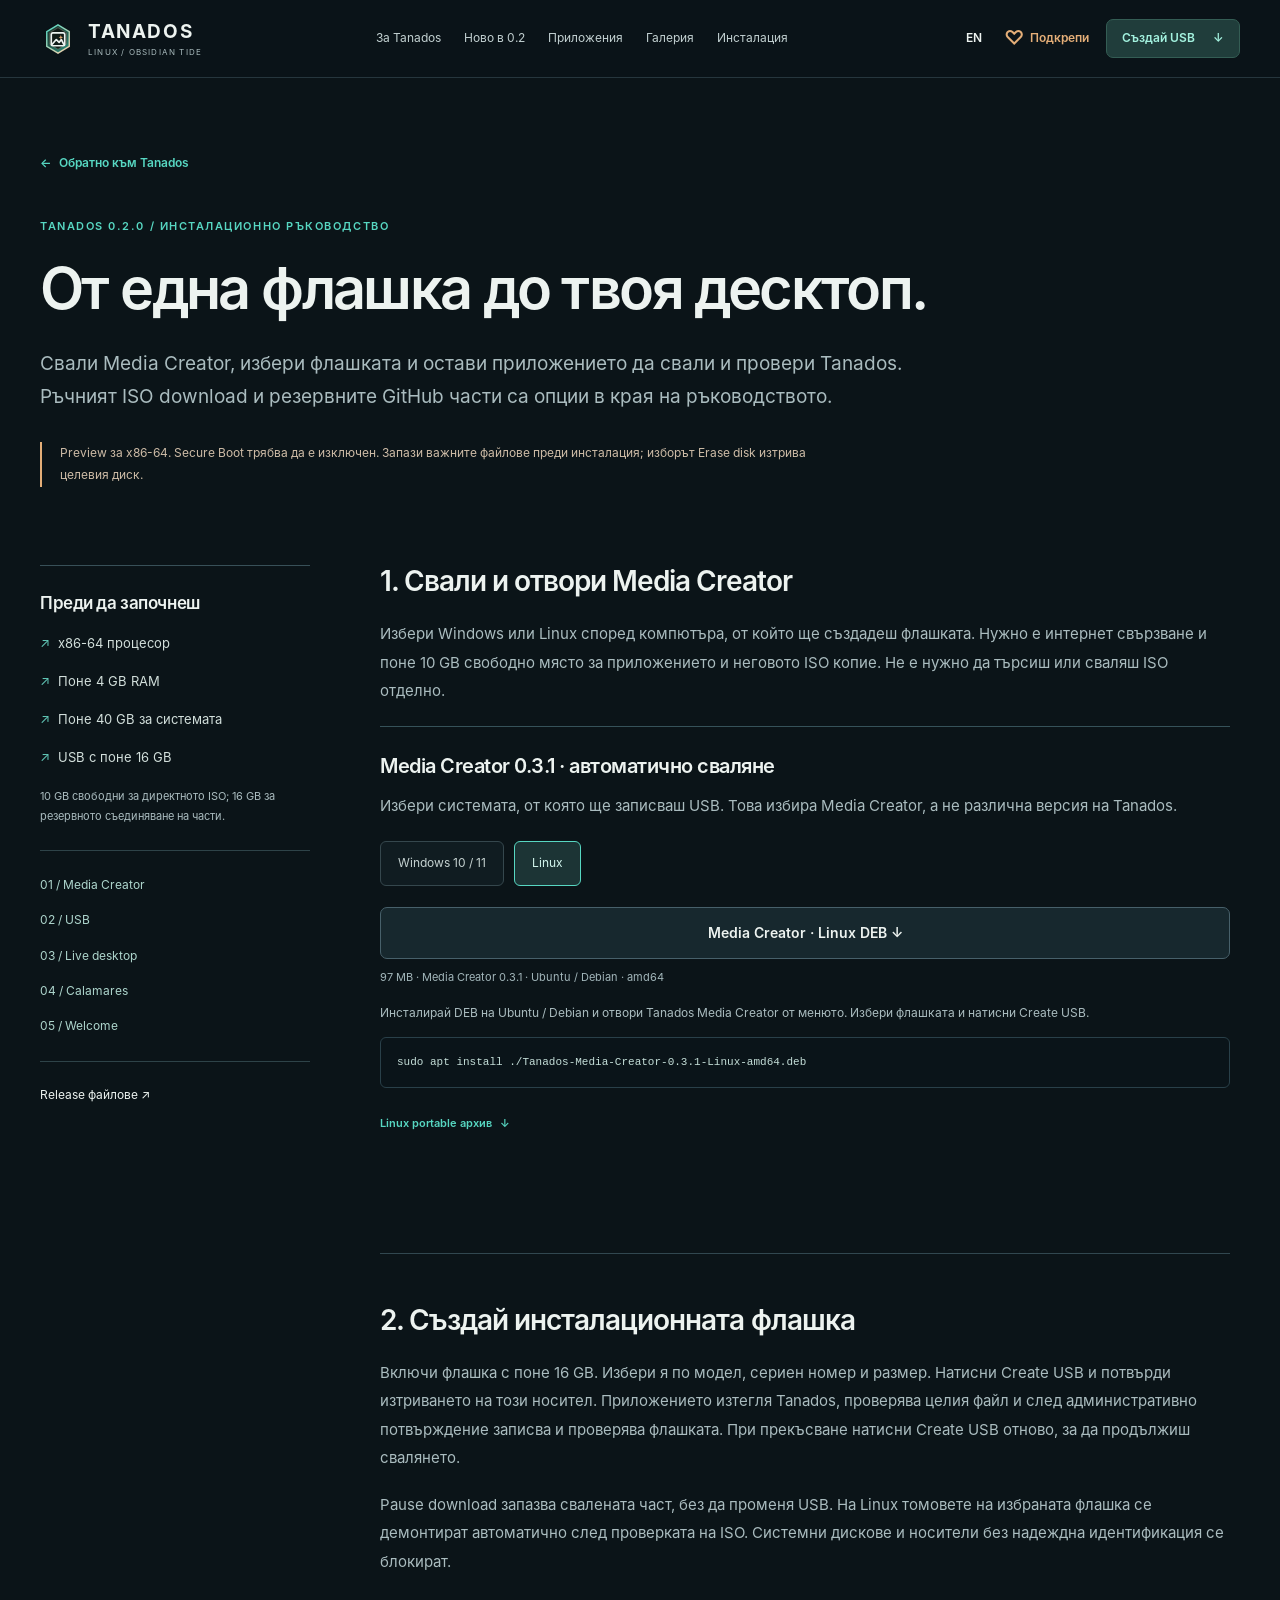
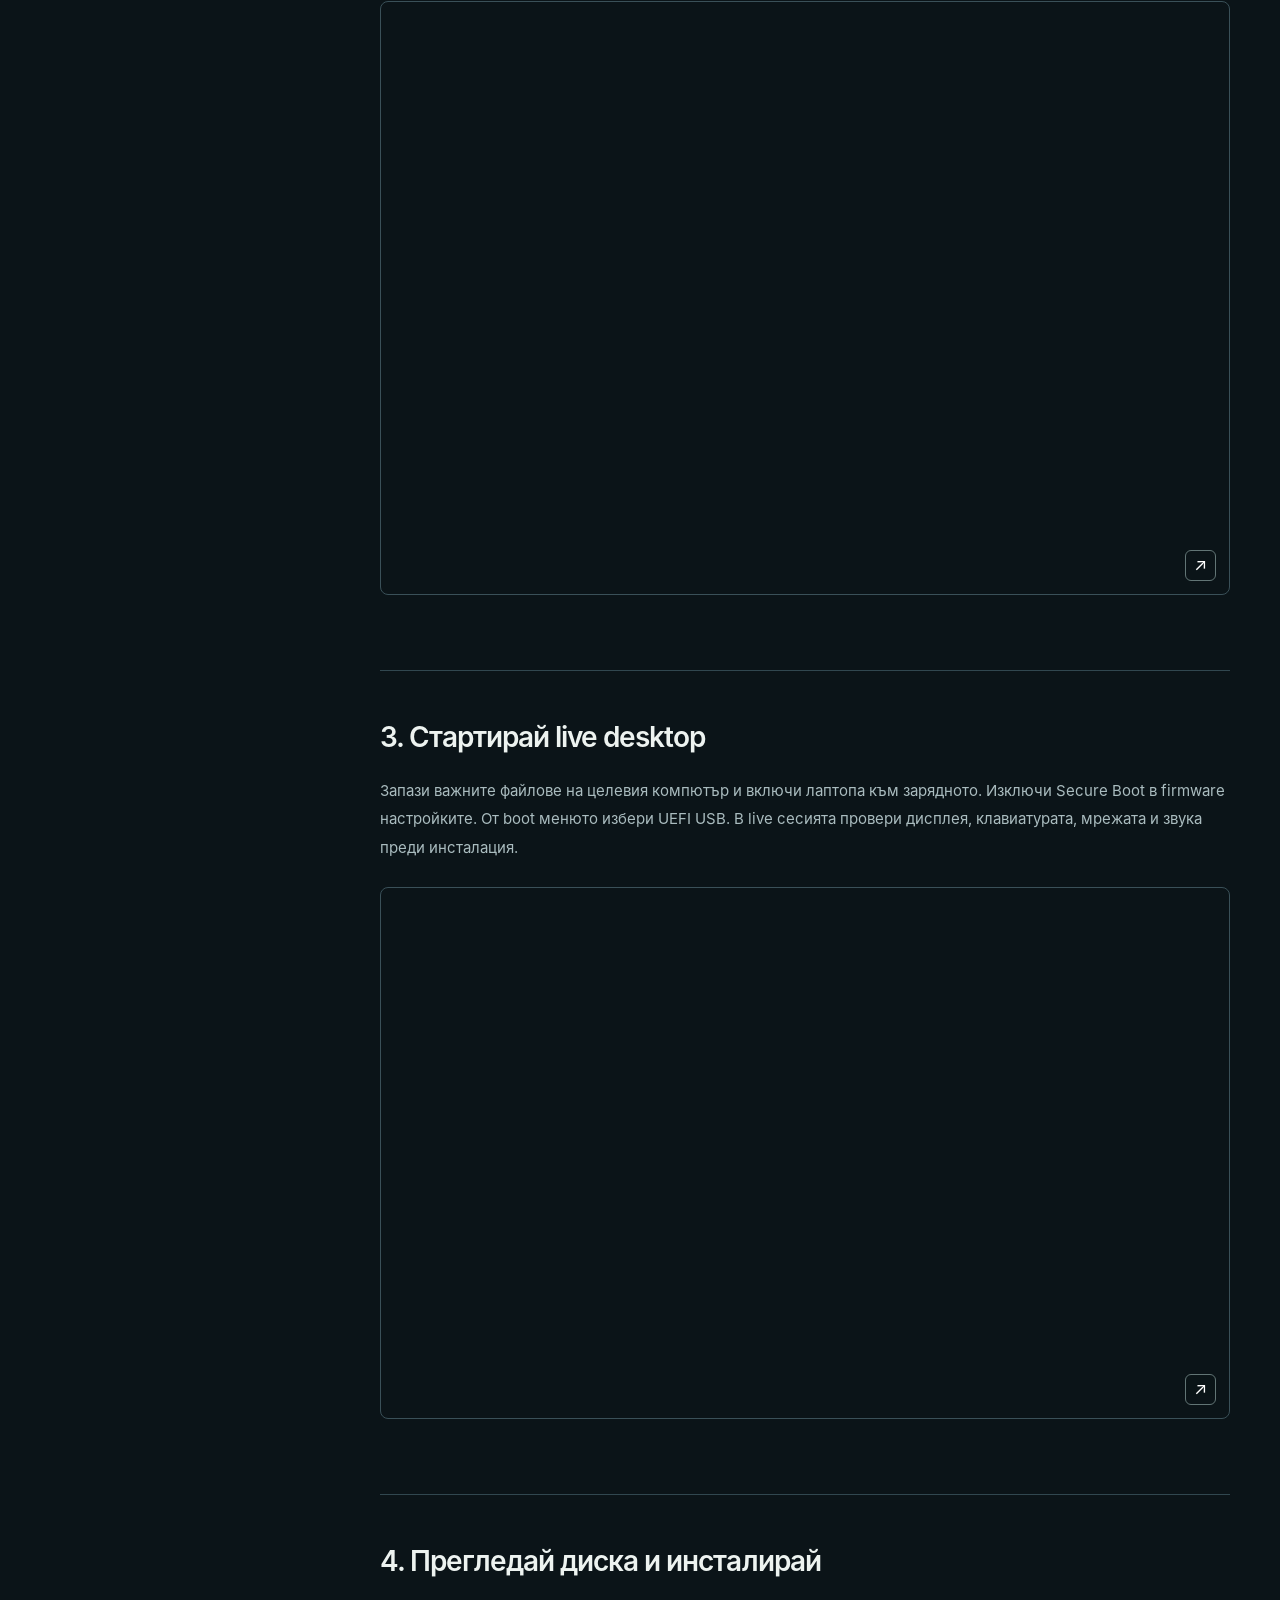
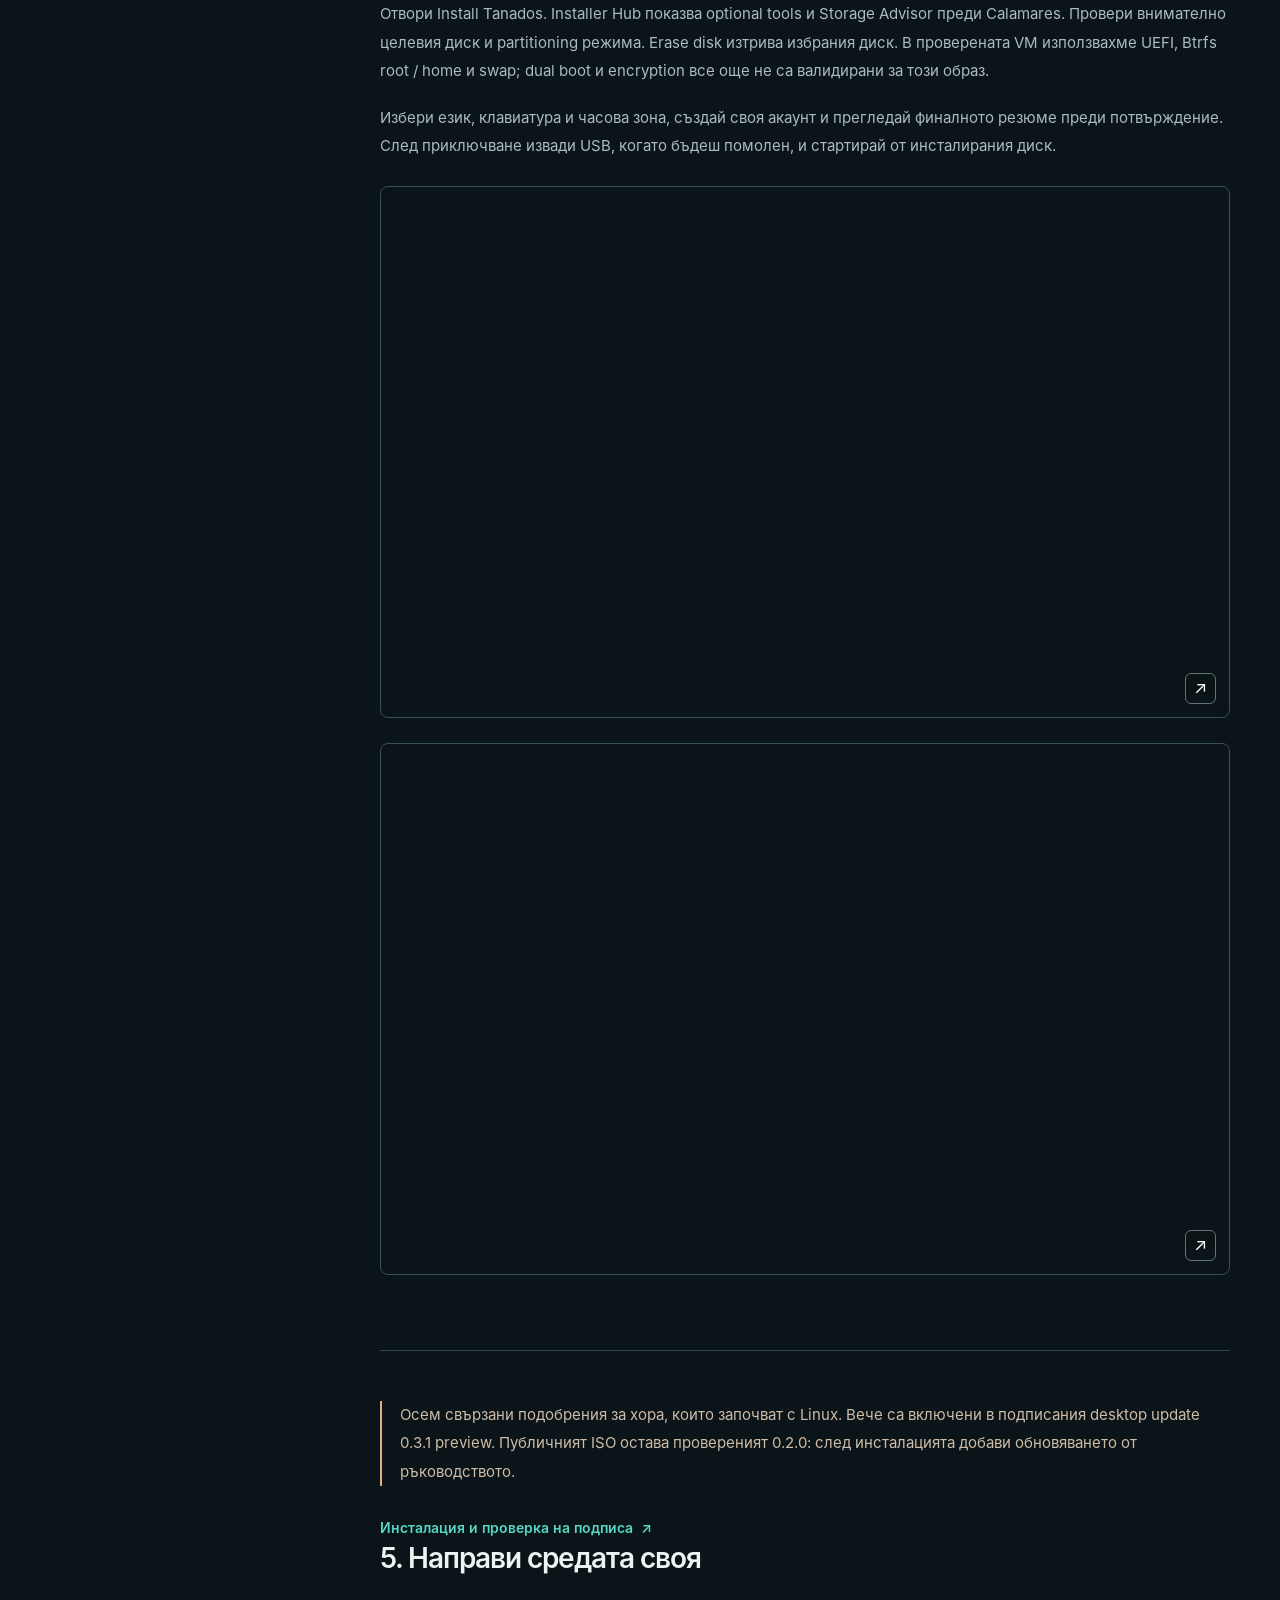
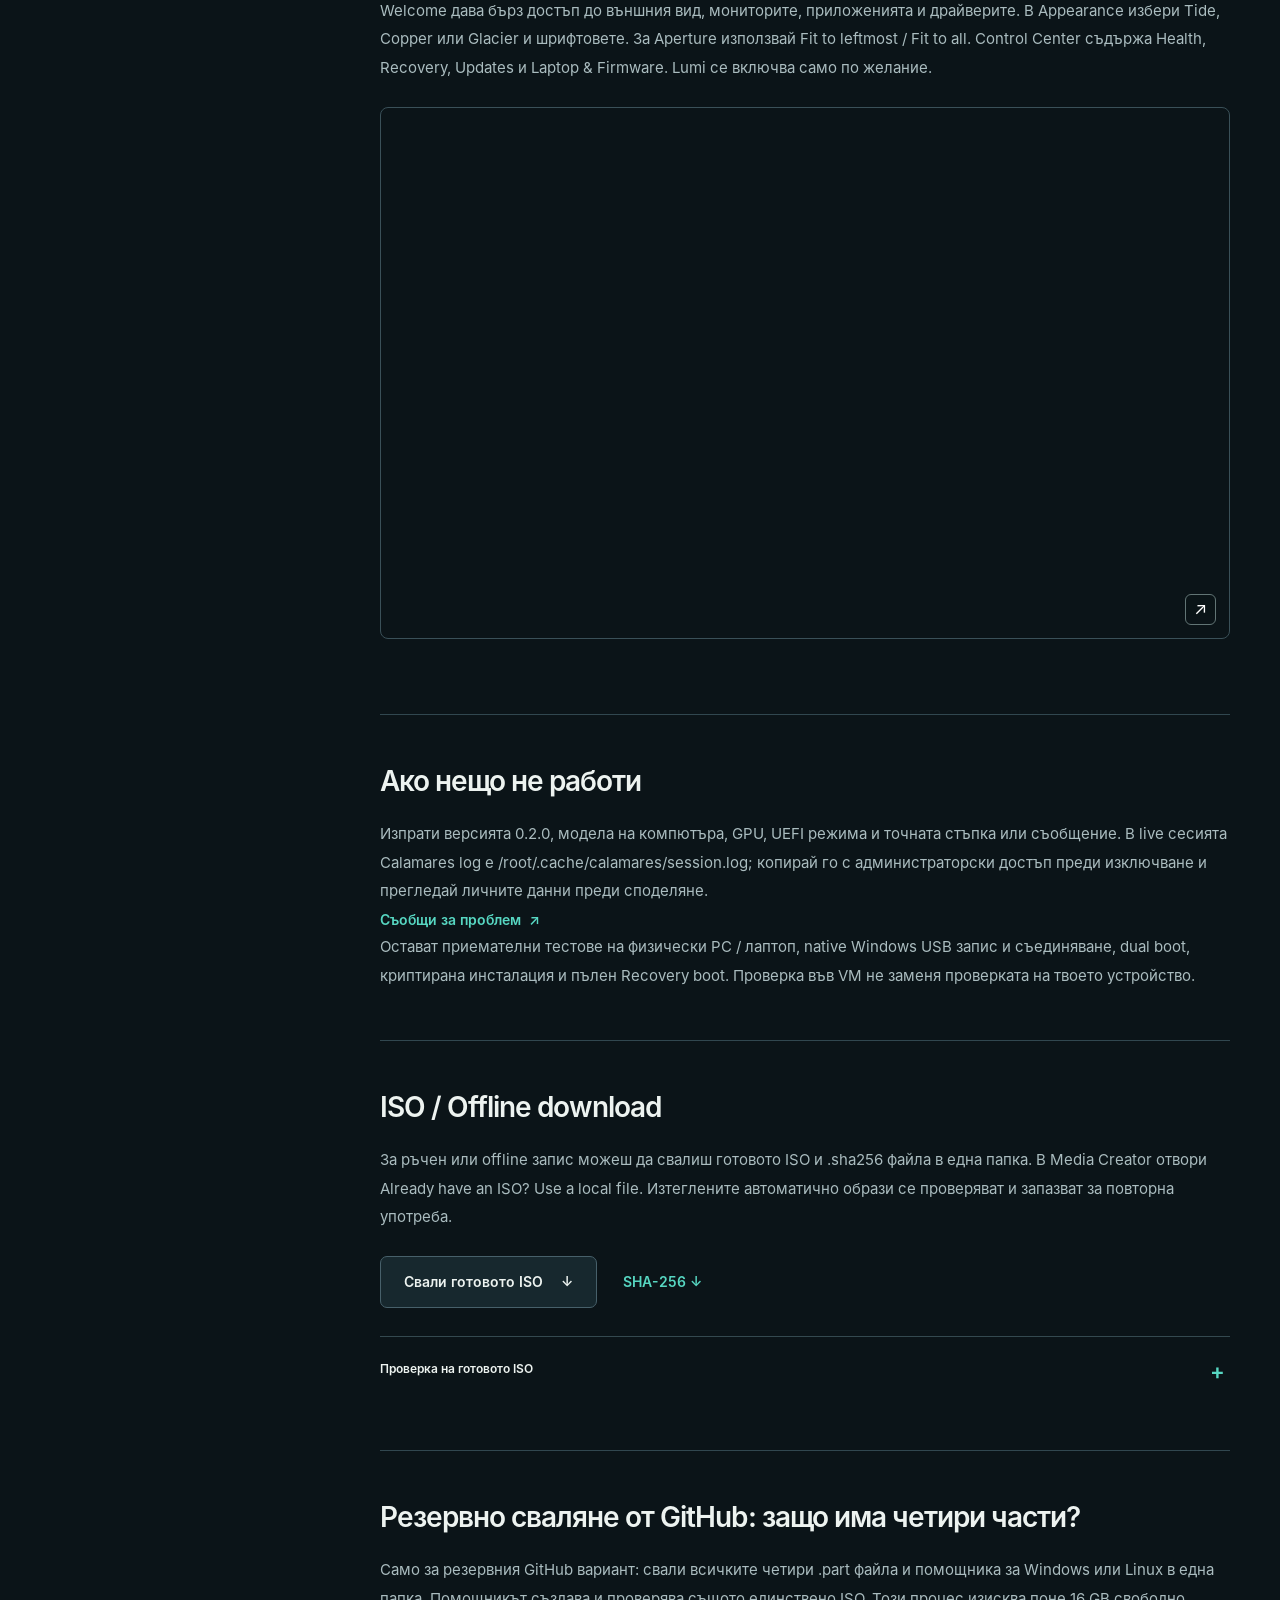
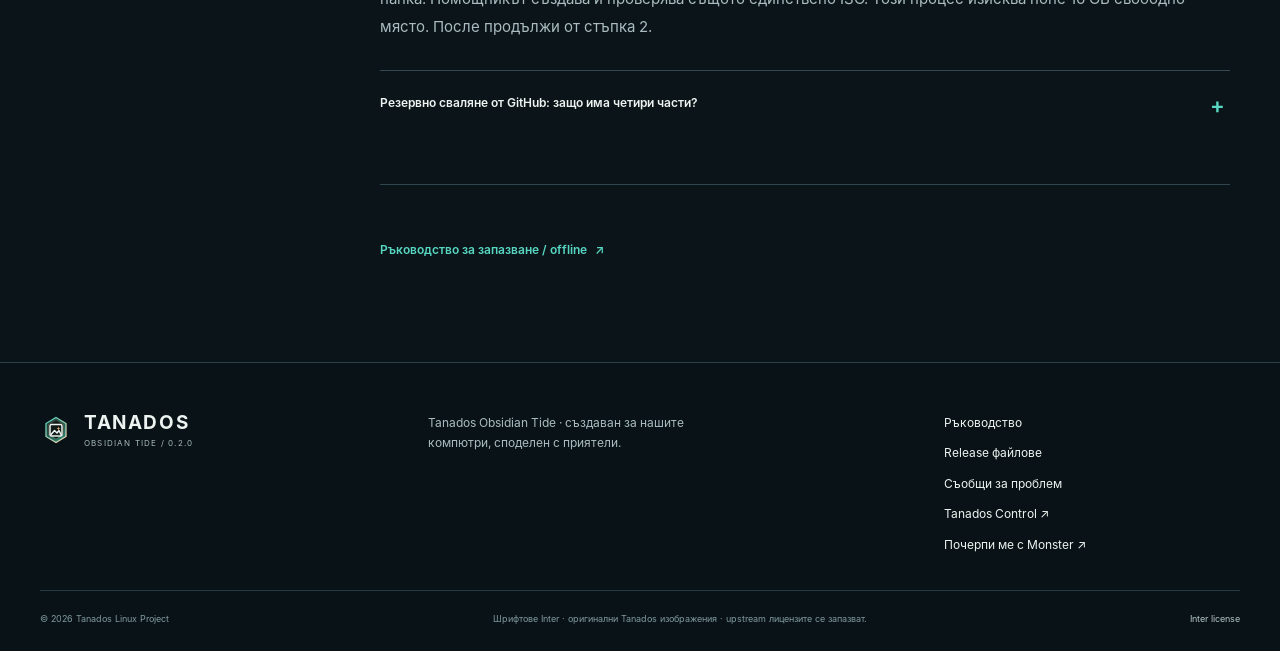
<file: install.html>
<!doctype html>
<html lang="bg"><head><meta charset="utf-8"><meta name="viewport" content="width=device-width,initial-scale=1">
<meta name="description" content="Tanados Obsidian Tide 0.2.0 — Linux за игри, творчество и ежедневна работа. Разгледай приложенията, новите теми и реалните снимки. Свали едно ISO и създай USB от Windows или Linux.">
<meta name="theme-color" content="#0b1418"><meta name="color-scheme" content="dark">
<meta http-equiv="Content-Security-Policy" content="default-src 'self'; script-src 'self'; style-src 'self'; img-src 'self' data:; font-src 'self'; connect-src 'self'; object-src 'none'; base-uri 'self'; form-action 'none'">
<meta property="og:type" content="website"><meta property="og:title" content="Tanados Linux — Obsidian Tide 0.2.0"><meta property="og:description" content="Original apps. Coordinated themes. One Linux desktop. Download one complete ISO."><meta property="og:image" content="https://helldragonpz.github.io/TanadosLinux-Downloads/assets/tide.webp">
<link rel="canonical" href="https://helldragonpz.github.io/TanadosLinux-Downloads/install.html">
<title>Инсталиране на Tanados Linux 0.2.0</title><link rel="icon" href="assets/mark.svg" type="image/svg+xml"><link rel="stylesheet" href="style.css"><script src="app.js?v=0.3.1-expedition" defer></script></head><body data-page="install">
<a class="skip" href="#main"><span data-i18n="skip">Към съдържанието</span></a><header class="site-header"><div class="wrap header-inner">
<a class="brand" href="./" aria-label="Tanados Linux"><img src="assets/mark.svg" alt="" width="36" height="36"><span>TANADOS<small>LINUX / OBSIDIAN TIDE</small></span></a>
<nav class="desktop-nav" aria-label="Main navigation"><a href="./#about"><span data-i18n="nav.about">За Tanados</span></a><a href="./#new"><span data-i18n="nav.new">Ново в 0.2</span></a><a href="./#apps"><span data-i18n="nav.apps">Приложения</span></a><a href="./#gallery"><span data-i18n="nav.gallery">Галерия</span></a><a href="install.html" data-guide-link><span data-i18n="nav.install">Инсталация</span></a></nav>
<div class="header-actions"><button id="language" class="language" type="button" aria-label="Switch to English">EN</button><a class="header-support" href="https://ko-fi.com/T3O328ITLI" target="_blank" rel="noopener noreferrer"><span aria-hidden="true">♡</span> <span data-i18n="support.nav">Подкрепи</span></a><a class="button header-download" href="./#download"><span data-i18n="nav.download">Създай USB</span> <span aria-hidden="true">↓</span></a>
<details class="mobile-nav"><summary><span data-i18n="menu">Меню</span></summary><nav aria-label="Mobile navigation"><a href="./#about"><span data-i18n="nav.about">За Tanados</span></a><a href="./#new"><span data-i18n="nav.new">Ново в 0.2</span></a><a href="./#apps"><span data-i18n="nav.apps">Приложения</span></a><a href="./#gallery"><span data-i18n="nav.gallery">Галерия</span></a><a href="./#download"><span data-i18n="nav.download">Създай USB</span></a><a href="install.html" data-guide-link><span data-i18n="nav.install">Инсталация</span></a></nav></details></div></div></header><main id="main" class="guide-main"><section class="wrap guide-hero"><a class="text-link" href="./">← <span data-i18n="guide.home">Обратно към Tanados</span></a><div class="section-heading"><p class="eyebrow"><span data-i18n="guide.label">TANADOS 0.2.0 / ИНСТАЛАЦИОННО РЪКОВОДСТВО</span></p><h1><span data-i18n="guide.title">От една флашка до твоя десктоп.</span></h1></div><p class="lead"><span data-i18n="guide.body">Свали Media Creator, избери флашката и остави приложението да свали и провери Tanados. Ръчният ISO download и резервните GitHub части са опции в края на ръководството.</span></p><p class="notice"><span data-i18n="download.limits">Preview за x86-64. Secure Boot трябва да е изключен. Запази важните файлове преди инсталация; изборът Erase disk изтрива целевия диск.</span></p></section><div class="wrap guide-layout"><aside class="guide-sidebar"><div class="requirements"><h3><span data-i18n="requirements.title">Преди да започнеш</span></h3><ul><li><span data-i18n="requirements.cpu">x86-64 процесор</span></li><li><span data-i18n="requirements.ram">Поне 4 GB RAM</span></li><li><span data-i18n="requirements.disk">Поне 40 GB за системата</span></li><li><span data-i18n="requirements.usb">USB с поне 16 GB</span></li></ul><p class=""><span data-i18n="requirements.download">10 GB свободни за директното ISO; 16 GB за резервното съединяване на части.</span></p></div><nav aria-label="Installation steps"><a href="#get-iso">01 / Media Creator</a><a href="#write-usb">02 / USB</a><a href="#live">03 / Live desktop</a><a href="#calamares">04 / Calamares</a><a href="#first-login">05 / Welcome</a></nav><a href="https://github.com/helldragonpz/TanadosLinux-Downloads/releases/tag/v0.2.0-tide-preview"><span data-i18n="footer.release">Release файлове</span> ↗</a></aside><div class="guide-content">
<section id="get-iso"><h2><span data-i18n="guide.downloadTitle">1. Свали и отвори Media Creator</span></h2><p class=""><span data-i18n="guide.downloadText">Избери Windows или Linux според компютъра, от който ще създадеш флашката. Нужно е интернет свързване и поне 10 GB свободно място за приложението и неговото ISO копие. Не е нужно да търсиш или сваляш ISO отделно.</span></p><div class="creator"><h3><span data-i18n="download.creator">Media Creator 0.3.1 · автоматично сваляне</span></h3><p class=""><span data-i18n="download.platform">Избери системата, от която ще записваш USB. Това избира Media Creator, а не различна версия на Tanados.</span></p><div class="platform-picker" role="group" aria-label="USB creation platform"><button type="button" class="selected" data-platform="windows" aria-pressed="true">Windows 10 / 11</button><button type="button" data-platform="linux" aria-pressed="false">Linux</button></div><a id="creator-download" class="button secondary" href="https://github.com/helldragonpz/TanadosLinux-Downloads/releases/download/v0.3.1-media-creator/Tanados-Media-Creator-0.3.1-Windows-x64.zip">Media Creator · Windows ZIP ↓</a><span id="creator-size" class="file-meta">159 MB · x64</span><p id="creator-instructions"><span data-i18n="download.windows">Разархивирай целия ZIP и отвори TanadosMediaCreator.exe. Избери флашката и натисни Create USB — ISO се сваля автоматично.</span></p><pre id="creator-command" hidden><code>sudo apt install ./Tanados-Media-Creator-0.3.1-Linux-amd64.deb</code></pre><a id="portable-download" class="text-link" href="https://github.com/helldragonpz/TanadosLinux-Downloads/releases/download/v0.3.1-media-creator/Tanados-Media-Creator-0.3.1-Linux-x64.tar.gz" hidden><span data-i18n="download.portable">Linux portable архив</span> ↓</a><noscript><p><a href="https://github.com/helldragonpz/TanadosLinux-Downloads/releases/download/v0.3.1-media-creator/Tanados-Media-Creator-0.3.1-Linux-amd64.deb">Media Creator Linux DEB ↓</a> · <a href="https://github.com/helldragonpz/TanadosLinux-Downloads/releases/download/v0.3.1-media-creator/Tanados-Media-Creator-0.3.1-Linux-x64.tar.gz">Linux portable ↓</a></p></noscript></div></section>
<section id="write-usb"><h2><span data-i18n="guide.usbTitle">2. Създай инсталационната флашка</span></h2><p class=""><span data-i18n="guide.usbText">Включи флашка с поне 16 GB. Избери я по модел, сериен номер и размер. Натисни Create USB и потвърди изтриването на този носител. Приложението изтегля Tanados, проверява целия файл и след административно потвърждение записва и проверява флашката. При прекъсване натисни Create USB отново, за да продължиш свалянето.</span></p><p class=""><span data-i18n="guide.usbAlt">Pause download запазва свалената част, без да променя USB. На Linux томовете на избраната флашка се демонтират автоматично след проверката на ISO. Системни дискове и носители без надеждна идентификация се блокират.</span></p><a class="shot " href="assets/screens/media-creator.webp" data-shot="screens/media-creator.webp" data-caption="shot.media-creator" aria-label="Media Creator 0.3.1 — автоматично сваляне, проверка и създаване на USB."><img src="assets/screens/media-creator.webp" alt="Media Creator 0.3.1 — автоматично сваляне, проверка и създаване на USB." data-alt="shot.media-creator" width="1028" height="692" loading="lazy" decoding="async"><span class="shot-open" aria-hidden="true">↗</span></a></section>
<section id="live"><h2><span data-i18n="guide.bootTitle">3. Стартирай live desktop</span></h2><p class=""><span data-i18n="guide.bootText">Запази важните файлове на целевия компютър и включи лаптопа към зарядното. Изключи Secure Boot в firmware настройките. От boot менюто избери UEFI USB. В live сесията провери дисплея, клавиатурата, мрежата и звука преди инсталация.</span></p><a class="shot " href="assets/screens/first-boot.webp" data-shot="screens/first-boot.webp" data-caption="shot.first-boot" aria-label="Първи вход · Welcome"><img src="assets/screens/first-boot.webp" alt="Първи вход · Welcome" data-alt="shot.first-boot" width="1280" height="800" loading="lazy" decoding="async"><span class="shot-open" aria-hidden="true">↗</span></a></section>
<section id="calamares"><h2><span data-i18n="guide.installTitle">4. Прегледай диска и инсталирай</span></h2><p class=""><span data-i18n="guide.installText">Отвори Install Tanados. Installer Hub показва optional tools и Storage Advisor преди Calamares. Провери внимателно целевия диск и partitioning режима. Erase disk изтрива избрания диск. В проверената VM използвахме UEFI, Btrfs root / home и swap; dual boot и encryption все още не са валидирани за този образ.</span></p><p class=""><span data-i18n="guide.account">Избери език, клавиатура и часова зона, създай своя акаунт и прегледай финалното резюме преди потвърждение. След приключване извади USB, когато бъдеш помолен, и стартирай от инсталирания диск.</span></p><a class="shot " href="assets/screens/installer.webp" data-shot="screens/installer.webp" data-caption="shot.installer" aria-label="Calamares · инсталация на 0.2.0"><img src="assets/screens/installer.webp" alt="Calamares · инсталация на 0.2.0" data-alt="shot.installer" width="1280" height="800" loading="lazy" decoding="async"><span class="shot-open" aria-hidden="true">↗</span></a><a class="shot " href="assets/screens/install-finished.webp" data-shot="screens/install-finished.webp" data-caption="shot.install-finished" aria-label="Инсталацията приключи успешно · 0.2.0"><img src="assets/screens/install-finished.webp" alt="Инсталацията приключи успешно · 0.2.0" data-alt="shot.install-finished" width="1280" height="800" loading="lazy" decoding="async"><span class="shot-open" aria-hidden="true">↗</span></a></section>
<section id="first-login"><p class="notice"><span data-i18n="journey.body">Осем свързани подобрения за хора, които започват с Linux. Вече са включени в подписания desktop update 0.3.1 preview. Публичният ISO остава провереният 0.2.0: след инсталацията добави обновяването от ръководството.</span></p><a class="text-link" href="https://github.com/helldragonpz/TanadosLinux-Downloads/blob/main/GAMING-JOURNEY.md"><span data-i18n="journey.guide">Инсталация и проверка на подписа</span> ↗</a><h2><span data-i18n="guide.firstTitle">5. Направи средата своя</span></h2><p class=""><span data-i18n="guide.firstText">Welcome дава бърз достъп до външния вид, мониторите, приложенията и драйверите. В Appearance избери Tide, Copper или Glacier и шрифтовете. За Aperture използвай Fit to leftmost / Fit to all. Control Center съдържа Health, Recovery, Updates и Laptop &amp; Firmware. Lumi се включва само по желание.</span></p><a class="shot " href="assets/screens/installed-appearance.webp" data-shot="screens/installed-appearance.webp" data-caption="shot.installed-appearance" aria-label="Appearance · инсталирана 0.2.0 VM"><img src="assets/screens/installed-appearance.webp" alt="Appearance · инсталирана 0.2.0 VM" data-alt="shot.installed-appearance" width="1280" height="800" loading="lazy" decoding="async"><span class="shot-open" aria-hidden="true">↗</span></a></section>
<section id="help"><h2><span data-i18n="guide.helpTitle">Ако нещо не работи</span></h2><p class=""><span data-i18n="guide.helpText">Изпрати версията 0.2.0, модела на компютъра, GPU, UEFI режима и точната стъпка или съобщение. В live сесията Calamares log е /root/.cache/calamares/session.log; копирай го с администраторски достъп преди изключване и прегледай личните данни преди споделяне.</span></p><a class="text-link" href="https://github.com/helldragonpz/TanadosLinux-Downloads/issues"><span data-i18n="footer.issue">Съобщи за проблем</span> ↗</a><p class=""><span data-i18n="tested.todo">Остават приемателни тестове на физически PC / лаптоп, native Windows USB запис и съединяване, dual boot, криптирана инсталация и пълен Recovery boot. Проверка във VM не заменя проверката на твоето устройство.</span></p></section>
<section id="manual-iso"><h2>ISO / Offline download</h2><p class=""><span data-i18n="guide.verifyText">За ръчен или offline запис можеш да свалиш готовото ISO и .sha256 файла в една папка. В Media Creator отвори Already have an ISO? Use a local file. Изтеглените автоматично образи се проверяват и запазват за повторна употреба.</span></p><div class="guide-actions"><a class="button secondary" href="https://wow.tanados.com/downloads/tanados-linux/0.2.0/Tanados-Obsidian-Tide-0.2.0-amd64.iso" data-iso-link><span data-i18n="download.iso">Свали готовото ISO</span> ↓</a><a class="text-link" href="https://wow.tanados.com/downloads/tanados-linux/0.2.0/Tanados-Obsidian-Tide-0.2.0-amd64.iso.sha256" data-iso-checksum>SHA-256 ↓</a></div><details class="checksum"><summary><span data-i18n="download.verify">Проверка на готовото ISO</span></summary><div class="details-body"><code id="iso-hash">3602f03448608cad93cbcbde550769b542aa751ab6c78a8ec8b704ea980777eb</code><button class="small-button" id="copy-hash" type="button"><span data-i18n="download.copy">Копирай SHA-256</span></button><span id="copy-status" role="status"></span><p>Windows PowerShell</p><pre><code>Get-FileHash .\Tanados-Obsidian-Tide-0.2.0-amd64.iso -Algorithm SHA256</code></pre><p>Linux</p><pre><code>sha256sum -c Tanados-Obsidian-Tide-0.2.0-amd64.iso.sha256</code></pre></div></details></section>
<section id="fallback"><h2><span data-i18n="download.backup">Резервно сваляне от GitHub: защо има четири части?</span></h2><p class=""><span data-i18n="guide.fallbackText">Само за резервния GitHub вариант: свали всичките четири .part файла и помощника за Windows или Linux в една папка. Помощникът създава и проверява същото единствено ISO. Този процес изисква поне 16 GB свободно място. После продължи от стъпка 2.</span></p><details class="fallback"><summary><span data-i18n="download.backup">Резервно сваляне от GitHub: защо има четири части?</span></summary><div class="details-body"><p class=""><span data-i18n="download.partsExplanation">Това са четири части на същия един ISO, а не четири операционни системи. GitHub допуска файлове под 2 GiB, а образът е 6.45 GB. Използвай този резервен вариант само ако директният download не е достъпен: свали всичките части и ги съедини с помощника.</span></p><a href="https://docs.github.com/en/repositories/releasing-projects-on-github/about-releases"><span data-i18n="download.githubLimit">Ограничението в документацията на GitHub</span> ↗</a><div class="parts" id="iso-parts"><a href="https://github.com/helldragonpz/TanadosLinux-Downloads/releases/download/v0.2.0-tide-preview/Tanados-Obsidian-Tide-0.2.0-amd64.iso.part01"><span data-i18n="download.part">Част</span> 1 <small>1.90 GB</small> ↓</a><a href="https://github.com/helldragonpz/TanadosLinux-Downloads/releases/download/v0.2.0-tide-preview/Tanados-Obsidian-Tide-0.2.0-amd64.iso.part02"><span data-i18n="download.part">Част</span> 2 <small>1.90 GB</small> ↓</a><a href="https://github.com/helldragonpz/TanadosLinux-Downloads/releases/download/v0.2.0-tide-preview/Tanados-Obsidian-Tide-0.2.0-amd64.iso.part03"><span data-i18n="download.part">Част</span> 3 <small>1.90 GB</small> ↓</a><a href="https://github.com/helldragonpz/TanadosLinux-Downloads/releases/download/v0.2.0-tide-preview/Tanados-Obsidian-Tide-0.2.0-amd64.iso.part04"><span data-i18n="download.part">Част</span> 4 <small>746 MB</small> ↓</a></div><a id="join-download" class="text-link" href="https://github.com/helldragonpz/TanadosLinux-Downloads/releases/download/v0.2.0-tide-preview/Join-Tanados-ISO.ps1"><span data-i18n="download.join">Свали помощника за съединяване</span> · Windows ↓</a><pre><code id="join-command">powershell -NoProfile -ExecutionPolicy Bypass -File .\Join-Tanados-ISO.ps1</code></pre><a href="https://github.com/helldragonpz/TanadosLinux-Downloads/releases/download/v0.2.0-tide-preview/SHA256SUMS">SHA256SUMS ↓</a></div></details></section>
<a class="text-link" href="https://github.com/helldragonpz/TanadosLinux-Downloads/blob/main/INSTALL.bg.md" id="offline-guide"><span data-i18n="guide.offline">Ръководство за запазване / offline</span> ↗</a></div></div></main><footer class="site-footer"><div class="wrap footer-top"><a class="brand" href="./"><img src="assets/mark.svg" alt="" width="32" height="32"><span>TANADOS<small>OBSIDIAN TIDE / 0.2.0</small></span></a><p class=""><span data-i18n="footer.body">Tanados Obsidian Tide · създаван за нашите компютри, споделен с приятели.</span></p><nav aria-label="Footer"><a href="install.html" data-guide-link><span data-i18n="footer.guide">Ръководство</span></a><a href="https://github.com/helldragonpz/TanadosLinux-Downloads/releases/tag/v0.2.0-tide-preview"><span data-i18n="footer.release">Release файлове</span></a><a href="https://github.com/helldragonpz/TanadosLinux-Downloads/issues"><span data-i18n="footer.issue">Съобщи за проблем</span></a><a href="https://control.tanados.com/" target="_blank" rel="noopener noreferrer"><span data-i18n="footer.control">Tanados Control</span> ↗</a><a href="https://ko-fi.com/T3O328ITLI" target="_blank" rel="noopener noreferrer"><span data-i18n="support.cta">Почерпи ме с Monster</span> ↗</a></nav></div><div class="wrap footer-bottom"><span>© 2026 Tanados Linux Project</span><span data-i18n="footer.credits">Шрифтове Inter · оригинални Tanados изображения · upstream лицензите се запазват.</span><a href="assets/INTER-LICENSE.txt">Inter license</a></div></footer>
<dialog id="image-dialog" class="image-dialog" aria-labelledby="image-caption"><div class="dialog-toolbar"><span id="image-count"></span><button id="image-close" type="button"><span data-i18n="dialog.close">Затвори</span> ×</button></div><img id="image-full" alt=""><div class="dialog-bottom"><button id="image-previous" type="button" aria-label="Предишна снимка" data-aria="dialog.previous">←</button><p id="image-caption"></p><button id="image-next" type="button" aria-label="Следваща снимка" data-aria="dialog.next">→</button></div></dialog></body></html>
</file>
<file: style.css>
@font-face{font-family:Inter;src:url('assets/Inter-Regular.otf');font-weight:400;font-display:swap}
@font-face{font-family:Inter;src:url('assets/Inter-SemiBold.otf');font-weight:600;font-display:swap}
@font-face{font-family:Inter;src:url('assets/Inter-Bold.otf');font-weight:700;font-display:swap}
:root{--bg:#0b1418;--surface:#111e23;--text:#edf3f0;--muted:#aabcbf;--teal:#57d7c2;--copper:#e4ae78;--line:#2b3e45;color-scheme:dark}
*{box-sizing:border-box}html{scroll-behavior:smooth;scroll-padding-top:100px}body{margin:0;background:var(--bg);color:var(--text);font:16px/1.7 Inter,system-ui,sans-serif;-webkit-font-smoothing:antialiased}body.modal-open{overflow:hidden}[hidden]{display:none!important}
img{display:block;max-width:100%;height:auto}a{color:inherit;text-decoration:none}a:hover{color:var(--teal)}button{font:inherit;cursor:pointer}button:disabled{opacity:.55;cursor:default}button,a,summary{-webkit-tap-highlight-color:transparent}a:focus-visible,button:focus-visible,summary:focus-visible{outline:3px solid var(--teal);outline-offset:5px}::selection{background:#2c615a;color:#fff}
.wrap{width:min(1280px,calc(100% - 80px));margin-inline:auto}.section{padding-block:105px}h1,h2,h3,p,figure{margin:0}h1,h2,h3{font-weight:600;line-height:1.15;letter-spacing:-.045em}h2{font-size:clamp(32px,3.3vw,48px);max-width:870px}h3{font-size:22px;letter-spacing:-.025em}p{color:var(--muted)}p+p{margin-top:18px}.lead{font-size:19px;line-height:1.75}
.eyebrow,.tiny-label{font-size:11px;font-weight:600;letter-spacing:.14em;line-height:1.5;text-transform:uppercase}.eyebrow{color:var(--teal);margin-bottom:20px}.section-heading{margin-bottom:26px}.section-intro{font-size:18px;max-width:790px;margin-bottom:48px}.index{font-size:12px;letter-spacing:.14em;color:var(--copper);font-weight:600}
.text-link{font-size:14px;font-weight:600;color:var(--teal);display:inline-flex;align-items:center;gap:8px}.text-link:hover{color:#a4ecde}.button{display:inline-flex;align-items:center;justify-content:center;gap:18px;min-height:52px;padding:13px 23px;border:1px solid transparent;border-radius:7px;font-size:14px;font-weight:600;line-height:1.4;text-align:center;transition:background .18s,border-color .18s}
.primary{background:var(--teal);color:#09231f}.primary:hover{background:#89e7d5;color:#09231f}.secondary{border-color:#47606a;background:#17282e;color:var(--text)}.secondary:hover{border-color:var(--teal);background:#1f353c;color:var(--text)}
.skip{position:fixed;top:10px;left:10px;z-index:200;padding:12px 18px;background:var(--teal);color:#09231f;clip-path:inset(50%);width:1px;height:1px;overflow:hidden}.skip:focus{clip-path:none;width:auto;height:auto}
.site-header{position:sticky;top:0;z-index:50;height:78px;background:#0b1418f5;border-bottom:1px solid #26363d}.header-inner{display:flex;align-items:center;justify-content:space-between;gap:24px;height:100%}.brand{display:inline-flex;align-items:center;gap:12px;flex-shrink:0;color:var(--text)}.brand>span{font-size:19px;font-weight:700;letter-spacing:.085em;line-height:1}.brand small{display:block;margin-top:7px;font-size:8px;font-weight:400;color:var(--muted);letter-spacing:.15em}
.desktop-nav{display:flex;gap:23px;align-items:center}.desktop-nav a{font-size:12px;color:#c2d0d1}.header-actions{display:flex;gap:17px;align-items:center}.language{border:0;background:none;color:var(--text);font-size:12px;font-weight:600;padding:10px 5px}.header-download{min-height:39px;background:#203d3b;border-color:#345d54;padding:9px 15px;color:#a3f2df;font-size:12px}.mobile-nav{display:none}
.hero{position:relative;isolation:isolate;min-height:720px;display:flex;flex-direction:column;justify-content:center;overflow:hidden;background:#081216}.hero-background{position:absolute;inset:0;width:100%;height:100%;object-fit:cover;object-position:center;z-index:-2}.hero:before{content:"";position:absolute;inset:0;z-index:-1;background:linear-gradient(90deg,#081216fa 0%,#081216ea 22%,#081216a3 42%,#08121614 72%),linear-gradient(0deg,#081216de 0%,transparent 26%)}
.hero-content{padding-block:92px;position:relative}.hero .eyebrow{display:flex;align-items:center;gap:10px;margin-bottom:26px;color:#b9d6cf}.status-dot{width:6px;height:6px;border-radius:50%;background:var(--teal);display:inline-block;flex-shrink:0}.release-pill{border:1px solid #4e635b;padding:5px 9px;margin-left:9px;font-size:9px;border-radius:4px;letter-spacing:.05em}
.hero h1{font-size:clamp(52px,5.9vw,82px);line-height:1.02;letter-spacing:-.06em;margin-bottom:26px;max-width:670px}.hero h1 em{font-style:normal;color:#96e1d0}.hero-description{max-width:515px;font-size:17px;line-height:1.85;color:#bfd0d1}.hero-actions{display:flex;gap:28px;align-items:center;margin-top:34px}.hero-note{font-size:11px;margin-top:20px;color:#a7b9b9}.hero-caption{position:absolute;bottom:24px;left:0;right:0;display:flex;justify-content:space-between;font-size:9px;letter-spacing:.15em;color:#97abaa}
.foundation{border-bottom:1px solid var(--line);background:#0e1a1e}.foundation .wrap{display:flex;justify-content:space-between;align-items:center;gap:20px;padding-block:24px;color:#bbc9c9;font-size:12px;letter-spacing:.025em}.foundation span+span:before{content:"/";color:#4e6669;margin-right:40px}
.about{display:grid;grid-template-columns:.9fr 1.1fr;gap:70px;align-items:center}.about h2{font-size:38px}.ownership{margin-top:32px;padding-top:30px;border-top:1px solid var(--line)}.ownership h3{font-size:15px;color:var(--text);margin-bottom:9px;letter-spacing:-.01em}.ownership p{font-size:13px;line-height:1.8;margin-bottom:24px}
.shot{position:relative;display:block;width:100%;border:0;padding:0;background:#0b1418;overflow:hidden;color:var(--text);line-height:0;text-align:left}.shot img{width:100%;height:auto}.shot-open{position:absolute;bottom:13px;right:13px;border:1px solid #627575;color:#fff;background:#0b1418d9;border-radius:6px;width:31px;height:31px;display:grid;place-items:center;font-size:17px;line-height:1;transition:background .2s}.shot:hover .shot-open{background:#355952}
.desktop-frame{padding:8px;border:1px solid #384c54;border-radius:12px;background:#15232a;box-shadow:0 28px 70px #0004;overflow:hidden}figcaption{font-size:12px;line-height:1.7;color:#9fb2b5;margin-top:16px}.desktop-frame figcaption{padding:0 10px 10px}
.release-changes{display:grid;grid-template-columns:repeat(3,1fr);gap:45px;margin-top:38px}.release-changes article{padding-top:25px;border-top:1px solid #456057}.release-changes h3{margin:18px 0 15px;font-size:24px}.release-changes p{font-size:14px;line-height:1.85}
.system-section{background:#101c21;border-block:1px solid #24353c}.system-grid{display:grid;grid-template-columns:1fr 1fr;gap:30px}.system-card{overflow:hidden;border:1px solid #354b54;border-radius:14px;background:#101a1f}.system-copy{position:relative;padding:30px 30px 33px}.system-copy .index{position:absolute;top:34px;right:30px}.system-copy h3{font-size:23px;margin-bottom:15px}.system-copy p{font-size:14px;line-height:1.85;max-width:95%}
.appearance{display:grid;grid-template-columns:1fr 1fr;gap:60px;align-items:center}.appearance>div>p:not(.tiny-label){font-size:15px}.appearance figure{border:1px solid #3b5058;background:#142229;padding:7px;border-radius:12px;overflow:hidden}.appearance figcaption{padding:0 12px 10px}
.palette-picker{display:flex;gap:10px;margin:25px 0 16px;flex-wrap:wrap}.palette-picker button,.app-filters button,.platform-picker button{border:1px solid #35474d;background:#101c21;color:#c5d2d1;font-size:12px;padding:11px 17px;border-radius:6px}.palette-picker button{display:flex;align-items:center;gap:9px}.palette-picker button.selected,.app-filters button.selected,.platform-picker button.selected{border-color:var(--teal);background:#1c3435;color:#d2f5ed}
.swatch{width:10px;height:10px;display:block;border-radius:50%;background:#57d7c2}.swatch.copper{background:#e4ae78}.swatch.glacier{background:#87c9e9}#palette-description{min-height:50px}
.terminal-demo{margin-top:20px;border:1px solid #3a5358;border-radius:9px;overflow:hidden;background:#0b1418;--demo-text:#edf3f0;--demo-accent:#57d7c2;--demo-muted:#e4ae78;color:var(--demo-text)}.terminal-demo[data-palette=copper]{background:#1b1712;--demo-text:#f2e8d8;--demo-accent:#e4ae78;--demo-muted:#8ccab5;border-color:#594a37}.terminal-demo[data-palette=glacier]{background:#0e1720;--demo-text:#e6f3fa;--demo-accent:#87c9e9;--demo-muted:#b7d9d6;border-color:#384e61}
.terminal-bar{display:flex;justify-content:space-between;gap:12px;font-size:9px;padding:12px 16px;border-bottom:1px solid #ffffff15;color:var(--demo-muted)}.terminal-body{padding:22px;font:13px/2.2 "JetBrains Mono","Cascadia Code",Consolas,monospace}.terminal-user,.terminal-prompt{color:var(--demo-accent)}.terminal-note{color:var(--demo-muted);font-size:11px}.appearance .tiny-label{font-size:8px;margin-top:10px;color:#819b9e}
.monitor-section{overflow:hidden;background:#0f1b20;border-block:1px solid #26373e}.monitor-copy{max-width:770px}.monitor-copy>p{font-size:16px}.check-list{padding:0;list-style:none;color:#c9dbd7;font-size:14px;margin:25px 0}.check-list li+li{margin-top:9px}.check-list li:before{content:"✓";color:var(--teal);margin-right:12px}
.monitor-composition{display:flex;align-items:center;justify-content:center;gap:18px;margin-top:60px;padding-bottom:32px}.monitor{position:relative;border:8px solid #202e36;border-radius:9px;box-shadow:0 30px 70px #0006;flex-shrink:1;min-width:0}.monitor:after{content:"";position:absolute;bottom:-31px;left:calc(50% - 21px);height:25px;width:42px;background:linear-gradient(#18252c,#33434b);border-radius:0 0 4px 4px}.monitor.portrait{width:20%}.monitor.landscape{width:38%}.monitor .shot{border-radius:1px}.monitor .shot-open{display:none}
.image-note{font-size:12px;margin-top:19px;line-height:1.65;color:#94aeb0}.monitor-section .image-note{text-align:center}.app-filters{display:flex;gap:10px;flex-wrap:wrap;margin-bottom:30px}.apps-grid{display:grid;grid-template-columns:repeat(3,minmax(0,1fr));gap:26px}.app-card{border:1px solid #2c424a;border-radius:11px;overflow:hidden;display:flex;flex-direction:column;background:#101c21}
.app-card .shot{aspect-ratio:1.62}.app-card .shot img{height:100%;object-fit:contain;background:#0b1418}.app-copy{padding:25px 25px 27px;display:flex;flex-direction:column;flex-grow:1}.app-copy .category{color:#84bcb3;font-size:9px;letter-spacing:.09em;text-transform:uppercase;margin-bottom:13px}.app-copy h3{font-size:20px;margin-bottom:14px}.app-copy p{font-size:13px;line-height:1.9;margin-bottom:22px}.app-copy .app-open{margin-top:auto;padding:0;border:0;background:transparent;text-align:left;font-size:12px}
.lumi-section{padding-block:95px;background:linear-gradient(120deg,#171c1e,#172625);border-block:1px solid #3b4644}.lumi-layout{display:grid;grid-template-columns:.65fr 1.35fr;gap:90px;align-items:center}.lumi-mark{min-height:335px;display:flex;align-items:center;justify-content:center;flex-direction:column;border:1px solid #36584f;border-radius:50%;width:335px;max-width:100%;background:radial-gradient(circle,#27453d55,transparent 70%);color:#b7ead8}
.lumi-mark>span{font-size:108px;line-height:1.1;font-weight:400;letter-spacing:-.07em}.lumi-mark p{margin-top:21px;color:#d1d5c5;font-size:13px;letter-spacing:.21em}.lumi-mark small{margin-top:12px;font-size:10px;letter-spacing:.14em;color:var(--copper)}.optional-tag{display:inline-block;font-size:9px;border:1px solid #657361;color:#d0e2c8;border-radius:4px;padding:6px 10px;letter-spacing:.09em;margin-bottom:24px}.lumi-layout p{font-size:15px}
details{border-top:1px solid #34494f}summary{cursor:pointer;list-style:none;position:relative;padding:22px 32px 22px 0;font-size:14px;font-weight:600;color:var(--text);line-height:1.6}summary::-webkit-details-marker{display:none}summary:after{content:"+";position:absolute;right:5px;top:19px;font-size:22px;line-height:1.4;color:var(--teal)}details[open]>summary:after{content:"−"}details p{padding-bottom:25px}.lumi-layout details{margin-top:26px}.lumi-layout details p{font-size:13px}
.gallery-grid{display:grid;grid-template-columns:repeat(3,minmax(0,1fr));gap:35px 26px}.gallery-grid .shot{aspect-ratio:1.6;border:1px solid #3a4f59;border-radius:8px}.gallery-grid .shot img{height:100%;object-fit:contain;background:#0b1418}.gallery-grid figcaption{font-size:12px;max-width:96%}
.download-section{background:#12242a;border-block:1px solid #32505a}.download-layout{display:grid;grid-template-columns:1.05fr .95fr;gap:55px;align-items:start}.download-panel{border:1px solid #42646c;padding:35px;background:#0d1c22;border-radius:14px}.download-panel>.tiny-label{color:var(--teal);font-size:9px}
.file-heading{display:flex;gap:18px;align-items:center;margin-top:24px}.file-heading h3{font-size:23px;margin-bottom:7px}.file-symbol{border:1px solid #45636a;border-radius:8px;min-width:52px;height:67px;display:grid;place-items:center;font-size:11px;letter-spacing:.1em;color:#a4e3d7;background:#17343a}.file-meta{font-size:11px;color:#a2b6ba;line-height:1.6}.file-name{font-size:10px;overflow-wrap:anywhere;margin-top:19px;color:#8daab0}.iso-button{width:100%;margin-top:22px;min-height:60px}.checksum-link{margin-top:16px;font-size:11px}.download-note{font-size:10px;color:#a2b9b7;margin-top:15px}
.checksum{margin-top:28px}.checksum summary{font-size:12px}.details-body{padding-bottom:25px;color:var(--muted);font-size:13px}.details-body p{padding-bottom:15px;line-height:1.85}#iso-hash{display:block;font-size:11px;overflow-wrap:anywhere;line-height:1.9;color:#bad0d1;font-family:Consolas,monospace}.small-button{border:1px solid #40585e;border-radius:5px;background:#1a3035;color:#e0eeeb;font-size:10px;padding:8px 12px;margin:13px 0}#copy-status{font-size:10px;color:var(--teal);margin-left:10px}
pre{white-space:pre-wrap;overflow-wrap:anywhere;font-size:11px;line-height:1.9;color:#c4ded8;padding:14px 16px;background:#0a1419;border:1px solid #294049;border-radius:6px;max-width:100%;margin:12px 0 16px}pre code{font-family:"Cascadia Code",Consolas,monospace}.details-body>p{font-size:11px;margin-top:14px}
.creator{padding-top:28px;border-top:1px solid #365259;margin-top:5px}.creator h3{font-size:20px;margin-bottom:14px}.creator>p{font-size:13px;line-height:1.85}.platform-picker{display:flex;gap:10px;margin:21px 0}#creator-download{width:100%}#creator-size{display:block;margin-top:10px}#creator-instructions{margin-top:16px;font-size:12px}#portable-download{font-size:11px;margin:10px 0 25px}
.fallback{margin-top:28px}.fallback summary{font-size:12px}.fallback .details-body>a{font-size:11px;text-decoration:underline;text-underline-offset:4px;color:#b9d9d1}.parts{display:grid;grid-template-columns:1fr 1fr;gap:10px;margin:20px 0}.parts a{display:flex;gap:7px;justify-content:space-between;align-items:center;border:1px solid #466168;border-radius:5px;padding:12px;font-size:12px;color:#d9ece6}.parts small{font-size:9px;color:#9eb4b4}
.release-assets{display:block;margin-top:26px;font-size:11px;color:#8eb6b7}.release-error{margin-top:20px;font-size:12px;color:#ebba91}.download-aside>.shot{border:1px solid #46656d;border-radius:10px}
.requirements{border-top:1px solid #3b5861;padding-top:28px;margin-top:30px}.requirements h3{font-size:17px;margin-bottom:18px}.requirements ul{list-style:none;padding:0;margin:0;display:grid;grid-template-columns:1fr 1fr;gap:16px;font-size:13px;color:#d2dfdb}.requirements li:before{content:"↗";color:#61c7b7;margin-right:8px}.requirements p{font-size:11px;line-height:1.85;margin-top:18px}.notice{border-left:2px solid var(--copper);padding:0 0 0 18px;font-size:12px;line-height:1.9;margin:28px 0;color:#cebca7}.download-aside>.button{margin-top:15px}
.install-steps{list-style:none;margin:0 0 35px;padding:0;display:grid;grid-template-columns:repeat(4,1fr);gap:36px}.step-number{color:var(--copper);font-size:11px;display:block;padding-top:18px;border-top:1px solid #3d5658;letter-spacing:.08em;margin-bottom:22px}.install-steps h3{font-size:19px;margin-bottom:14px}.install-steps p{font-size:13px;line-height:1.9}
.tested-section{padding-block:80px;background:#142321;border-block:1px solid #314a42}.tested-layout{display:grid;grid-template-columns:1fr 1fr;gap:90px;align-items:center}.tested-layout h2{font-size:34px}.tested-layout>div>p{font-size:13px;line-height:1.95}.tested-layout .text-link{font-size:11px;margin-top:20px}.tested-list{list-style:none;padding:0;margin:0}.tested-list li{display:flex;align-items:flex-start;gap:15px;font-size:14px;padding:18px 0;border-bottom:1px solid #2d4b40;color:#d8e5dc}.tested-list li>span:first-child{color:var(--teal)}
.faq-section{display:grid;grid-template-columns:.75fr 1.25fr;gap:90px}.faq-list details:first-child{border-top:0}.faq-list summary{font-size:15px;padding-block:23px}.faq-list p{font-size:13px;line-height:1.95}
.site-footer{border-top:1px solid #2d4046;background:#091216;padding-block:50px 25px}.footer-top{display:grid;grid-template-columns:.8fr 1.1fr .7fr;gap:50px;align-items:start}.footer-top>p{font-size:12px;max-width:300px}.footer-top nav{display:flex;flex-direction:column;gap:10px;align-items:flex-start;font-size:12px}.footer-bottom{border-top:1px solid #273940;margin-top:35px;padding-top:20px;display:flex;justify-content:space-between;gap:20px;font-size:9px;color:#819c9e}.footer-bottom>a{color:#b5c8c7;white-space:nowrap}
.image-dialog{width:min(1460px,96vw);max-width:96vw;max-height:94vh;padding:0;border:1px solid #486569;border-radius:10px;background:#0b161c;color:var(--text);overflow:auto}.image-dialog::backdrop{background:#02080def}.dialog-toolbar{position:sticky;top:0;background:#0b161cf5;display:flex;justify-content:space-between;align-items:center;padding:13px 20px;font-size:12px;z-index:2}
.dialog-toolbar button,.dialog-bottom button{border:1px solid #3e5b62;background:#182b31;border-radius:5px;color:var(--text);font-size:12px;min-width:40px;min-height:35px;padding:7px 13px}.image-dialog>img{width:100%;max-height:72vh;object-fit:contain;background:#060e12}.dialog-bottom{display:flex;justify-content:space-between;align-items:center;gap:20px;padding:17px 20px}.dialog-bottom p{text-align:center;font-size:12px;line-height:1.7}
.guide-main{padding-bottom:100px}.guide-hero{padding-top:70px;padding-bottom:50px}.guide-hero>.text-link{font-size:12px;margin-bottom:45px}.guide-hero h1{font-size:clamp(38px,4.5vw,62px);max-width:940px}.guide-hero .lead{max-width:900px}.guide-hero .notice{max-width:790px}
.guide-layout{display:grid;grid-template-columns:270px minmax(0,1fr);gap:70px;align-items:start}.guide-sidebar{position:sticky;top:110px;border-top:1px solid #385058;font-size:12px}.guide-sidebar .requirements{border:0;margin:0}.guide-sidebar .requirements ul{grid-template-columns:1fr}.guide-sidebar nav{display:flex;flex-direction:column;gap:15px;border-block:1px solid #2e4348;padding:24px 0;margin:23px 0;color:#aed6cd}
.guide-content{max-width:850px}.guide-content section{padding:0 0 50px;margin-bottom:50px;border-bottom:1px solid #31474f;scroll-margin-top:110px}.guide-content h2{font-size:28px;margin-bottom:23px;letter-spacing:-.035em}.guide-content p{font-size:15px;line-height:1.9}.guide-content .shot{margin:25px 0;border:1px solid #3a5058;border-radius:8px}.guide-content .creator{margin-top:20px;margin-bottom:25px;padding-bottom:20px}.guide-actions{display:flex;align-items:center;gap:26px;margin:24px 0}.guide-content>.text-link{font-size:12px}
@media(min-width:1600px){.hero{min-height:800px}}
@media(max-width:1180px){.wrap{width:calc(100% - 56px)}.desktop-nav{gap:14px}.desktop-nav a{font-size:11px}.header-inner{gap:16px}.brand>span{font-size:17px}.about{gap:40px}.appearance,.download-layout{gap:35px}.lumi-layout{gap:45px}.tested-layout,.faq-section{gap:50px}.foundation span+span:before{margin-right:20px}.lumi-mark{width:280px;min-height:280px}}
@media(max-width:980px){
.desktop-nav{display:none}.mobile-nav{display:block;border:0}.mobile-nav summary{font-size:12px;padding:8px 0}.mobile-nav summary:after{display:none}.mobile-nav nav{position:absolute;right:28px;top:65px;border:1px solid #426068;background:#14252b;border-radius:9px;padding:20px;min-width:220px;display:flex;flex-direction:column;gap:18px;box-shadow:0 20px 50px #0008}.mobile-nav nav a{font-size:13px}
.section{padding-block:80px}.hero{min-height:650px}.hero h1{font-size:70px}.hero:before{background:linear-gradient(90deg,#081216fa 0%,#081216d9 30%,#08121628 100%),linear-gradient(0deg,#081216ea,transparent 35%)}
.about{grid-template-columns:1fr}.about-copy{max-width:780px}.about h2{font-size:39px}.ownership{display:grid;grid-template-columns:.5fr 1.5fr;gap:10px 25px}.ownership p{margin-bottom:15px}.appearance{grid-template-columns:1fr;gap:35px}.appearance>div{max-width:720px}.appearance figure{max-width:850px}
.apps-grid{grid-template-columns:repeat(2,minmax(0,1fr))}.release-changes{gap:26px}.release-changes h3{font-size:21px}.download-layout{grid-template-columns:1fr}.download-aside{display:grid;grid-template-columns:1fr 1fr;gap:25px}.download-aside>.shot{align-self:start}.download-aside .image-note{display:none}.download-aside .requirements{margin-top:0}.download-aside .notice{grid-column:1/-1;margin:0}.download-aside>.button{justify-self:start}
.tested-layout{gap:40px}.gallery-grid{grid-template-columns:repeat(2,minmax(0,1fr))}.install-steps{grid-template-columns:1fr 1fr;gap:30px}.lumi-layout{grid-template-columns:.6fr 1.4fr;gap:30px}.lumi-mark{width:230px;min-height:230px}.lumi-mark>span{font-size:85px}.faq-section{grid-template-columns:1fr;gap:20px}.footer-top{grid-template-columns:1fr 1fr}.footer-top nav{grid-column:2;grid-row:1}.guide-layout{grid-template-columns:210px minmax(0,1fr);gap:35px}
}
@media(max-width:640px){
.wrap{width:calc(100% - 36px)}.site-header{height:66px}.header-inner{gap:8px}.brand{gap:9px}.brand img{width:29px;height:29px}.brand>span{font-size:14px}.brand small{font-size:6px;letter-spacing:.07em}.header-actions{gap:12px}.header-download{display:none}.language{font-size:11px}.mobile-nav summary{font-size:11px}.mobile-nav nav{right:18px;top:59px}
.section{padding-block:64px}.section-heading{margin-bottom:22px}.eyebrow{font-size:9px;margin-bottom:17px}.section-intro{font-size:15px;margin-bottom:30px}.lead{font-size:16px}h2{font-size:32px;line-height:1.18}
.hero{min-height:745px;justify-content:flex-start}.hero-background{object-position:63% center}.hero:before{background:linear-gradient(0deg,#081216 0%,#0812160a 35%,#081216a3 65%,#081216fa 100%)}.hero-content{padding-top:43px;padding-bottom:265px}.hero .eyebrow{font-size:8px;gap:8px;flex-wrap:wrap;margin-bottom:23px}.release-pill{font-size:8px;margin-left:1px;padding:4px 7px}.hero h1{font-size:clamp(42px,10.5vw,63px);margin-bottom:22px;letter-spacing:-.055em}.hero-description{font-size:14px;line-height:1.8;max-width:390px}.hero-actions{flex-wrap:wrap;gap:19px;margin-top:24px}.hero-actions .button{min-height:51px;padding:13px 18px;font-size:13px}.hero-actions>.text-link{font-size:12px}.hero-note{font-size:9px;margin-top:16px;max-width:360px}.hero-caption{bottom:18px;font-size:7px;letter-spacing:.09em}
.foundation .wrap{flex-wrap:wrap;justify-content:flex-start;gap:12px 23px;padding-block:19px;font-size:10px}.foundation span+span:before{display:none}.about{gap:32px}.about h2{font-size:32px}.ownership{grid-template-columns:1fr;gap:0;padding-top:23px;margin-top:24px}.ownership h3{font-size:14px;margin-bottom:10px}.ownership p{font-size:12px;margin-bottom:22px}.desktop-frame{padding:5px}
.release-changes{grid-template-columns:1fr;gap:30px}.release-changes article{padding-top:17px}.release-changes h3{margin-top:12px;font-size:23px}.release-changes p{font-size:13px}.system-grid{grid-template-columns:1fr;gap:25px}.system-copy{padding:24px}.system-copy .index{top:27px;right:24px}.system-copy h3{font-size:22px}.system-copy p{font-size:13px}
.appearance>div>p:not(.tiny-label){font-size:14px}.palette-picker{gap:8px}.palette-picker button{font-size:11px;padding:9px 12px}.terminal-body{padding:18px;font-size:11px}.terminal-bar{font-size:8px}.appearance .tiny-label{font-size:7px}.monitor-copy>p{font-size:14px}.check-list{font-size:12px;line-height:1.8}.monitor-composition{gap:11px;margin-top:38px}.monitor{border-width:5px;border-radius:6px}.monitor-third{display:none}.monitor.portrait{width:31%}.monitor.landscape{width:66%}.monitor:after{height:18px;bottom:-23px;width:28px;left:calc(50% - 14px)}.image-note{font-size:10px}
.app-filters{gap:8px}.app-filters button{font-size:10px;padding:10px 11px}.apps-grid{grid-template-columns:1fr;gap:24px}.app-copy{padding:23px}.app-copy h3{font-size:22px}.app-copy p{font-size:13px}.lumi-section{padding-block:65px}.lumi-layout{grid-template-columns:1fr;gap:35px}.lumi-mark{width:160px;min-height:160px;margin-inline:auto}.lumi-mark>span{font-size:58px}.lumi-mark p{font-size:9px;margin-top:8px}.lumi-mark small{font-size:8px;margin-top:8px}.lumi-layout p{font-size:14px}.lumi-layout details p{font-size:12px}.gallery-grid{grid-template-columns:1fr;gap:29px}.gallery-grid figcaption{font-size:11px}
.download-panel{padding:24px 20px;border-radius:10px}.file-heading{gap:12px}.file-heading h3{font-size:20px}.file-symbol{min-width:43px;height:58px;font-size:10px}.file-meta{font-size:9px}.file-name{font-size:9px}.iso-button{font-size:14px;min-height:55px}.download-note{font-size:9px}.platform-picker button{font-size:10px;padding:10px 12px}.creator h3{font-size:20px}.creator>p{font-size:12px}.fallback summary{font-size:11px;line-height:1.7}.parts a{font-size:11px;padding:11px}.parts small{font-size:8px}.download-aside{display:block}.download-aside .requirements{margin-top:30px}.download-aside .notice{margin:27px 0}.requirements ul{font-size:12px;gap:16px}.download-aside>.button{font-size:13px}
.install-steps{grid-template-columns:1fr;gap:24px}.step-number{margin-bottom:12px}.install-steps h3{font-size:20px;margin-bottom:10px}.install-steps p{font-size:13px}.tested-section{padding-block:60px}.tested-layout{grid-template-columns:1fr;gap:30px}.tested-layout h2{font-size:31px}.tested-list li{font-size:13px;padding-block:15px}.faq-list summary{font-size:14px}.faq-list p{font-size:12px}.footer-top{display:flex;flex-direction:column;gap:25px}.footer-top nav{gap:13px}.footer-bottom{flex-wrap:wrap;font-size:8px;gap:12px}.footer-bottom>span:first-child{width:100%}
.image-dialog{width:96vw;max-height:96vh}.dialog-toolbar{padding:10px 12px;font-size:10px}.dialog-bottom{gap:10px;padding:13px 10px}.dialog-bottom p{font-size:10px}.dialog-bottom button{min-width:32px;padding:7px 9px}
.guide-hero{padding-top:40px;padding-bottom:30px}.guide-hero>.text-link{margin-bottom:30px}.guide-hero h1{font-size:38px;line-height:1.12}.guide-hero .lead{font-size:15px}.guide-layout{grid-template-columns:1fr;gap:40px}.guide-sidebar{position:static}.guide-sidebar .requirements ul{grid-template-columns:1fr 1fr}.guide-sidebar nav{flex-direction:row;flex-wrap:wrap;font-size:11px;gap:15px}.guide-sidebar>a{font-size:11px}.guide-content h2{font-size:26px}.guide-content p{font-size:14px}.guide-content section{padding-bottom:35px;margin-bottom:35px}.guide-actions{flex-wrap:wrap;gap:18px}.guide-content .creator{padding:0}
}
@media(prefers-reduced-motion:reduce){html{scroll-behavior:auto}*,*:before,*:after{transition:none!important;animation:none!important}}

.manual-download{border-top:1px solid var(--line);margin-top:24px;padding-top:18px}.manual-download>summary{cursor:pointer;font-weight:600}.download-panel>.creator{margin-top:0;border-top:0;padding-top:0}

.header-support{display:inline-flex;align-items:center;gap:6px;color:var(--copper);font-size:12px;font-weight:600;white-space:nowrap}.header-support>span:first-child{font-size:20px;line-height:1}.header-support:hover{color:#f3d1ad}
.control-promo{background:#101c21;border-block:1px solid var(--line)}.control-layout{display:grid;grid-template-columns:1fr 1fr;align-items:center;gap:60px}.control-name{color:var(--copper);font-weight:600;letter-spacing:.16em;font-size:13px;margin-bottom:15px}.control-layout h2{margin-bottom:25px}.control-layout .lead{font-size:17px}.control-features{padding:0;margin:28px 0;list-style:none;display:grid;grid-template-columns:1fr 1fr;gap:17px 22px;font-size:12px;color:#cad8d7}.control-features li{display:flex;gap:10px;align-items:baseline}.control-features li>span:first-child{color:var(--teal)}.control-actions{display:flex;flex-wrap:wrap;align-items:center;gap:20px}.control-actions .button{font-size:13px;padding-inline:18px}.control-note{font-size:11px;line-height:1.8;margin-top:20px!important}.control-capture{padding:8px;border:1px solid #405c62;background:#16282e;border-radius:12px;overflow:hidden}.control-capture .shot{border-radius:5px}.control-capture figcaption{padding:0 10px 10px;font-size:11px}
.support-section{padding-top:0}.support-panel{display:grid;grid-template-columns:160px 1fr;gap:42px;align-items:center;border:1px solid #466258;border-radius:14px;padding:48px 52px;background:linear-gradient(120deg,#142b2b,#111e23 75%)}.support-fuel{width:160px}.support-panel h2{max-width:750px;font-size:clamp(28px,3vw,40px);margin-bottom:20px}.support-panel p:not(.eyebrow){max-width:730px;font-size:15px}.support-button{background:var(--copper);color:#24170c;margin-top:27px;gap:14px}.support-button:hover{color:#24170c;background:#f3d1ad}.support-panel .support-note{font-size:11px!important;line-height:1.8;margin-top:18px!important}
@media(max-width:1180px){.header-support{font-size:11px;gap:4px}.header-actions{gap:12px}.desktop-nav{gap:11px}.control-layout{gap:35px}}
@media(max-width:980px){.control-layout{grid-template-columns:1fr}.control-capture{max-width:780px}.support-panel{gap:25px;padding:35px}.support-section{padding-top:0}}
@media(max-width:640px){.header-support{font-size:10px}.header-support>span:first-child{font-size:16px}.header-actions{gap:10px}.control-layout .lead{font-size:14px}.control-features{gap:14px 18px;font-size:11px}.control-actions{gap:20px}.control-capture{padding:5px}.support-panel{grid-template-columns:1fr;padding:26px 22px;gap:20px}.support-fuel{width:80px;height:100px}.support-panel h2{font-size:29px}.support-panel p:not(.eyebrow){font-size:13px}.support-panel .eyebrow{margin-bottom:14px}.support-section{padding-top:0}}
</file>
<file: compatibility.css>
.compat-search-label{display:block;margin-bottom:1rem}.compat-search-label input{width:100%;padding:14px 16px;border:1px solid #3d6167;border-radius:8px;background:#101e23;color:#f0f5f4;font:inherit;box-sizing:border-box}.compat-search-label input:focus-visible,.compat-game a:focus-visible{outline:2px solid #72dfd1;outline-offset:3px}.compat-summary{padding:12px 16px;background:#112b2d;border-left:3px solid #72dfd1;border-radius:5px;color:#e4f2ef}.compat-warning{background:#352519;border-left-color:#efb475}.compat-policy{color:var(--compat-policy,#afc6c9);line-height:1.6}.compat-list{display:grid;grid-template-columns:repeat(auto-fit,minmax(min(100%,290px),1fr));gap:14px;max-height:640px;overflow:auto;padding:4px;overscroll-behavior:contain}.compat-game{padding:20px;border:1px solid #294249;border-radius:12px;background:#101c22}.compat-game-title{display:flex;align-items:center;gap:10px;font-size:17px;font-weight:600;color:#ecf5f2;cursor:pointer}.compat-game-title input{accent-color:#72dfd1;width:18px;height:18px;flex:none}.compat-badges{display:flex;gap:6px;flex-wrap:wrap;margin:13px 0}.compat-badges span{font-size:11px;padding:5px 8px;border-radius:4px;background:#1c343c;color:#c4e6e2}.compat-badges .compat-unverified{background:#312719;color:#e3c693}.compat-badges .compat-unsupported{background:#3c2225;color:#f3a9ac}.compat-reason,.compat-online{font-size:13px;color:#b9cbd0;line-height:1.5;margin:9px 0}.compat-source{font-size:12px;color:#98adb5}.compat-source a{color:#76ded2}.compat-empty{color:var(--compat-empty,#e3c693);padding:12px 0}.compat-list:focus-visible{outline:2px solid #72dfd1}

.compat-filters{display:flex;flex-wrap:wrap;gap:8px;margin:0 0 16px}.compat-filters button{font:inherit;font-size:13px;border:1px solid #35545c;border-radius:6px;padding:9px 12px;color:#c9dedb;background:#101e23;cursor:pointer}.compat-filters button[aria-pressed=true]{color:#e7fff8;background:#15473e;border-color:#72dfd1}.compat-filters button:focus-visible,.compat-evidence summary:focus-visible{outline:2px solid #72dfd1;outline-offset:3px}.compat-badges .compat-verified{background:#153d30;color:#a8efc5}.compat-badges .compat-needs-setup{background:#38281a;color:#efc18d}.compat-game[data-play-status=verified]{border-color:#3a7b61}.compat-evidence{margin:14px 0;padding:12px;border-radius:7px;background:#14292b;color:#bdd3d0;font-size:12px;line-height:1.6}.compat-evidence summary{color:#a8efc5;cursor:pointer;font-weight:600}.compat-evidence a{color:#76ded2}.compat-evidence p{margin:9px 0}.compat-game-title span{overflow-wrap:anywhere}
.compat-pagination{display:flex;align-items:center;justify-content:center;flex-wrap:wrap;gap:12px;margin:18px 0;color:#bdd3d0;font-size:13px}.compat-pagination[hidden]{display:none}.compat-pagination button{border:1px solid #35545c;border-radius:6px;padding:10px 14px;background:#15352f;color:#e7fff8;font:inherit;cursor:pointer}.compat-pagination button:disabled{opacity:.45;cursor:default}.compat-community-report,.compat-attribution{font-size:12px;color:#aacdd7;line-height:1.6}.compat-game>a,.compat-attribution a{color:#76ded2}.compat-badges .compat-community{background:#19374c;color:#b4dcf4}
</file>
